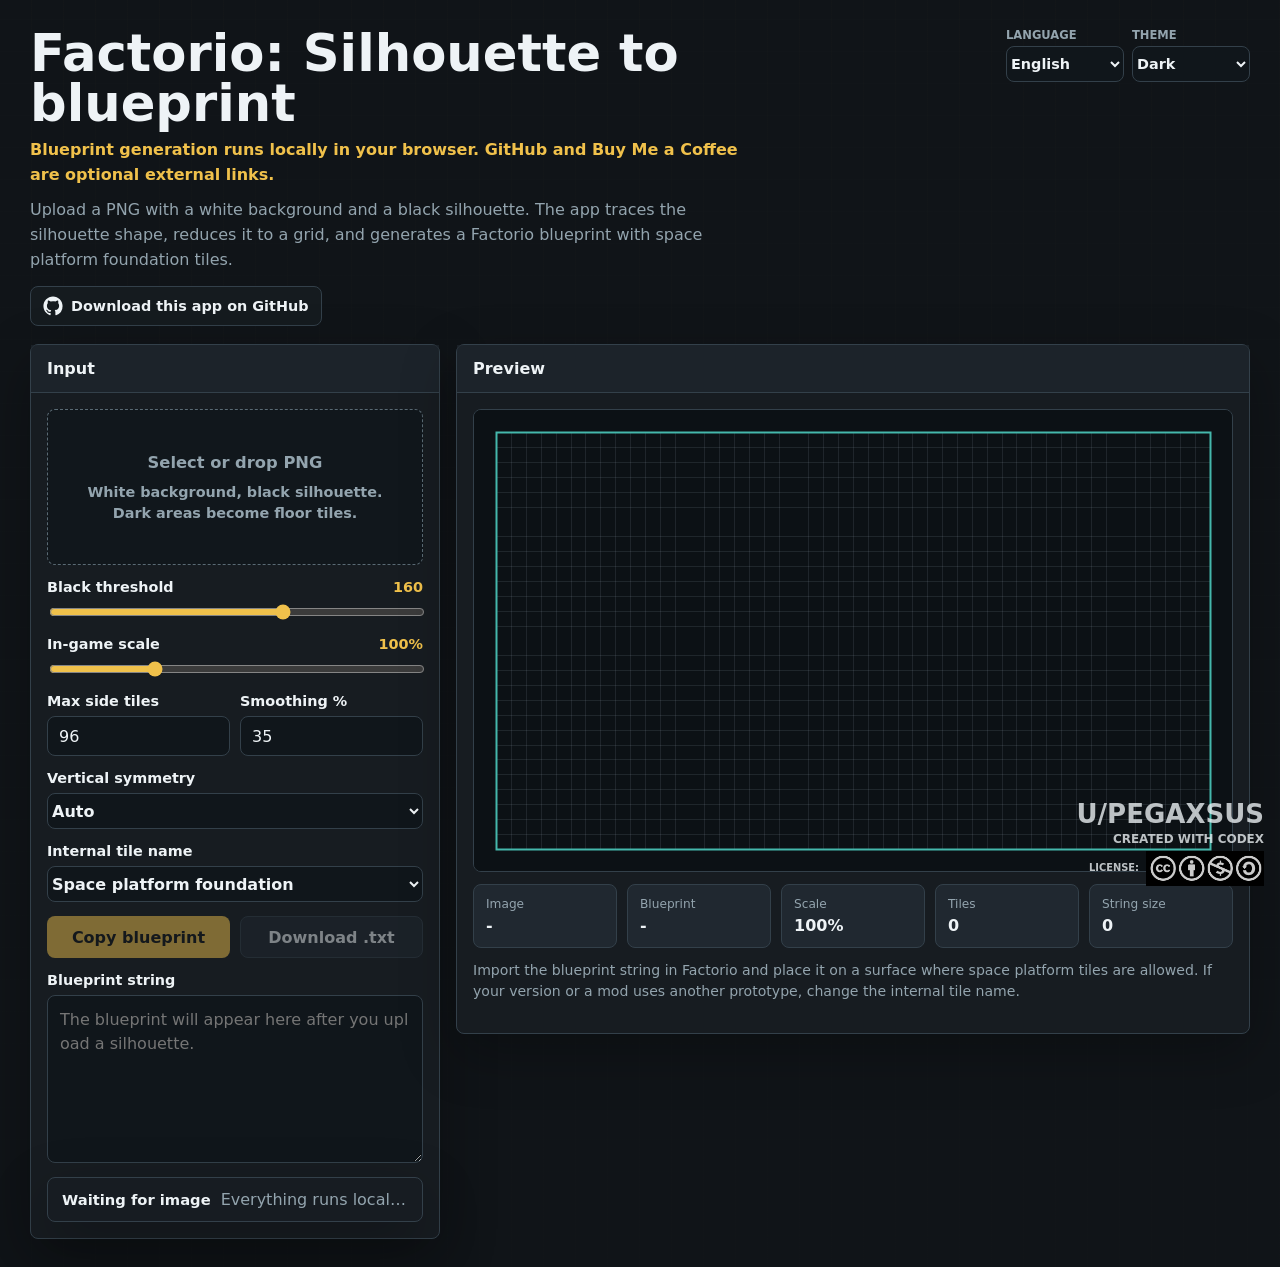
<file: factorio-silhouette-blueprint/index.html>
﻿<!DOCTYPE html>
<html lang="en">
<head>
  <meta charset="UTF-8">
  <meta name="viewport" content="width=device-width, initial-scale=1.0">
  <title>Factorio Silhouette to Blueprint</title>
  <link rel="icon" type="image/png" href="assets/favicon.png">
  <link rel="stylesheet" href="styles.css">
</head>
<body data-theme="dark">
  <!-- Main application shell with title, offline notice, and preferences. -->
  <main>
    <header>
      <div>
        <h1 data-i18n="title">Factorio: Silhouette to blueprint</h1>
        <p class="privacy-note" data-i18n="offlineNote">Blueprint generation runs locally in your browser. GitHub and Buy Me a Coffee are optional external links.</p>
        <p data-i18n="intro">Upload a PNG with a white background and a black silhouette. The app traces the silhouette shape, reduces it to a grid, and generates a Factorio blueprint with space platform foundation tiles.</p>
        <!-- External project/support links are grouped under the intro so the main tool remains the first focus. -->
        <div class="project-links">
          <a class="github-link" href="https://github.com/Pegaxsus/Vibe-Coded-Apps/tree/main/factorio-silhouette-blueprint" target="_blank" rel="noopener noreferrer" data-i18n-aria-label="githubAriaLabel" aria-label="Download this app on GitHub">
            <svg class="github-icon" viewBox="0 0 24 24" aria-hidden="true">
              <path fill="currentColor" d="M12 .5C5.65.5.5 5.65.5 12c0 5.1 3.29 9.42 7.86 10.95.58.11.79-.25.79-.56v-2.02c-3.2.7-3.87-1.37-3.87-1.37-.52-1.34-1.28-1.7-1.28-1.7-1.05-.72.08-.7.08-.7 1.16.08 1.77 1.19 1.77 1.19 1.03 1.76 2.7 1.25 3.36.96.1-.75.4-1.25.73-1.54-2.55-.29-5.24-1.28-5.24-5.68 0-1.25.45-2.28 1.18-3.08-.12-.29-.51-1.46.11-3.04 0 0 .97-.31 3.16 1.18A10.96 10.96 0 0 1 12 6.2c.98 0 1.96.13 2.88.39 2.19-1.49 3.15-1.18 3.15-1.18.63 1.58.24 2.75.12 3.04.74.8 1.18 1.83 1.18 3.08 0 4.41-2.69 5.38-5.25 5.67.41.36.78 1.06.78 2.13v3.16c0 .31.21.68.8.56A11.52 11.52 0 0 0 23.5 12C23.5 5.65 18.35.5 12 .5Z"/>
            </svg>
            <span data-i18n="githubDownload">Download this app on GitHub</span>
          </a>
          <div class="bmc-slot" aria-label="Buy me a coffee">
            <script type="text/javascript" src="https://cdnjs.buymeacoffee.com/1.0.0/button.prod.min.js" data-name="bmc-button" data-slug="mimomakers" data-color="#FFDD00" data-emoji="☕" data-font="Cookie" data-text="Buy me a coffee" data-outline-color="#000000" data-font-color="#000000" data-coffee-color="#ffffff"></script>
          </div>
        </div>
      </div>
      <!-- Language and theme controls live in the top-right corner. -->
      <div class="top-side">
        <div class="top-tools" data-i18n-aria-label="preferencesLabel" aria-label="Preferencias">
          <label class="select-field" for="language-select">
            <span data-i18n="languageLabel">Language</span>
            <select id="language-select">
              <option value="es">Español</option>
              <option value="en" selected>English</option>
            </select>
          </label>
          <label class="select-field" for="theme-select">
            <span data-i18n="themeLabel">Theme</span>
            <select id="theme-select">
              <option value="dark" data-i18n="themeDark">Dark</option>
              <option value="light" data-i18n="themeLight">Light</option>
            </select>
          </label>
        </div>
      </div>
    </header>

    <!-- Two-column workspace: controls on the left, live tile preview and stats on the right. -->
    <section class="workspace">
      <aside class="panel">
        <div class="panel-header">
          <h2 data-i18n="inputTitle">Input</h2>
        </div>
        <div class="controls">
          <!-- PNG upload target; all image processing happens locally in the browser. -->
          <label class="drop" id="drop-zone">
            <input id="file-input" type="file" accept="image/png,image/*">
            <span>
              <b data-i18n="dropTitle">Select or drop PNG</b>
              <span data-i18n="dropDetail">White background, black silhouette. Dark areas become floor tiles.</span>
            </span>
          </label>

          <div class="field">
            <label for="threshold"><span data-i18n="thresholdLabel">Black threshold</span> <output id="threshold-out">160</output></label>
            <input id="threshold" type="range" min="1" max="254" value="160">
          </div>

          <div class="field">
            <label for="scale"><span data-i18n="scaleLabel">In-game scale</span> <output id="scale-out">100%</output></label>
            <input id="scale" type="range" min="25" max="300" step="5" value="100">
          </div>

          <div class="row">
            <div class="field">
              <label for="max-tiles" data-i18n="maxTilesLabel">Max side tiles</label>
              <input id="max-tiles" type="number" min="8" max="512" value="96">
            </div>
            <div class="field">
              <label for="coverage" data-i18n="coverageLabel">Smoothing %</label>
              <input id="coverage" type="number" min="1" max="100" value="35">
            </div>
          </div>

          <div class="field">
            <label for="symmetry-mode" data-i18n="symmetryLabel">Vertical symmetry</label>
            <select id="symmetry-mode">
              <option value="auto" data-i18n="symmetryAuto">Auto</option>
              <option value="force" data-i18n="symmetryForce">Force</option>
              <option value="off" data-i18n="symmetryOff">Off</option>
            </select>
          </div>

          <div class="field">
            <label for="tile-name" data-i18n="tileNameLabel">Internal tile name</label>
            <select id="tile-name">
              <option value="space-platform-foundation" data-i18n="tileSpacePlatform">Space platform foundation</option>
              <option value="stone-path" data-i18n="tileStoneBrick">Stone Brick</option>
              <option value="concrete" data-i18n="tileConcrete">Concrete</option>
              <option value="refined-concrete" data-i18n="tileRefinedConcrete">Refined concrete</option>
            </select>
          </div>

          <!-- Blueprint actions remain disabled until a valid silhouette has been converted. -->
          <div class="actions">
            <button id="copy-btn" disabled data-i18n="copyButton">Copy blueprint</button>
            <button class="secondary" id="download-btn" disabled data-i18n="downloadButton">Download .txt</button>
          </div>

          <div class="field">
            <label for="blueprint" data-i18n="blueprintLabel">Blueprint string</label>
            <textarea id="blueprint" readonly data-i18n-placeholder="blueprintPlaceholder" placeholder="The blueprint will appear here after you upload a silhouette."></textarea>
          </div>

          <!-- Generation status is shown below the result to avoid moving the top controls. -->
          <div class="status" aria-live="polite">
            <strong id="state-title">Waiting for image</strong>
            <span id="state-detail">Everything runs locally in your browser.</span>
          </div>
        </div>
      </aside>

      <!-- Canvas preview shows the final Factorio tile grid, including scale and symmetry settings. -->
      <section class="panel">
        <div class="panel-header">
          <h2 data-i18n="previewTitle">Preview</h2>
        </div>
        <div class="preview-wrap">
          <div class="canvas-shell">
            <canvas id="preview" width="720" height="440" data-i18n-aria-label="canvasLabel" aria-label="Tile preview"></canvas>
          </div>
          <div class="stats">
            <div class="stat"><span data-i18n="imageStat">Image</span><b id="image-stat">-</b></div>
            <div class="stat"><span data-i18n="gridStat">Blueprint</span><b id="grid-stat">-</b></div>
            <div class="stat"><span data-i18n="scaleStat">Scale</span><b id="scale-stat">100%</b></div>
            <div class="stat"><span data-i18n="tileStat">Tiles</span><b id="tile-stat">0</b></div>
            <div class="stat"><span data-i18n="sizeStat">String size</span><b id="size-stat">0</b></div>
          </div>
          <p class="note" data-i18n="note">Import the blueprint string in Factorio and place it on a surface where space platform tiles are allowed. If your version or a mod uses another prototype, change the internal tile name.</p>
        </div>
      </section>
    </section>
  </main>

  <!-- Fixed attribution and license block; CSS swaps the license image for light/dark themes. -->
  <div class="watermark">
    <div>u/Pegaxsus</div>
    <small>created with CODEX</small>
    <div class="license-line">
      <span>License:</span>
      <img class="license-icons dark-license" src="assets/dark-license.jpg" alt="CC BY NC SA">
      <img class="license-icons light-license" src="assets/light-license.png" alt="CC BY NC SA">
    </div>
  </div>

  <script>
    // Cache all DOM nodes used by the app so the generator can update the UI quickly.
    const els = {
      language: document.querySelector("#language-select"),
      theme: document.querySelector("#theme-select"),
      file: document.querySelector("#file-input"),
      drop: document.querySelector("#drop-zone"),
      threshold: document.querySelector("#threshold"),
      thresholdOut: document.querySelector("#threshold-out"),
      scale: document.querySelector("#scale"),
      scaleOut: document.querySelector("#scale-out"),
      maxTiles: document.querySelector("#max-tiles"),
      coverage: document.querySelector("#coverage"),
      symmetry: document.querySelector("#symmetry-mode"),
      tileName: document.querySelector("#tile-name"),
      blueprint: document.querySelector("#blueprint"),
      copy: document.querySelector("#copy-btn"),
      download: document.querySelector("#download-btn"),
      preview: document.querySelector("#preview"),
      stateTitle: document.querySelector("#state-title"),
      stateDetail: document.querySelector("#state-detail"),
      imageStat: document.querySelector("#image-stat"),
      gridStat: document.querySelector("#grid-stat"),
      scaleStat: document.querySelector("#scale-stat"),
      tileStat: document.querySelector("#tile-stat"),
      sizeStat: document.querySelector("#size-stat")
    };

    const ctx = els.preview.getContext("2d");
    let sourceBitmap = null;
    let sourceName = "silueta";
    let lastBlueprint = "";
    let currentPreview = { columns: 48, rows: 28, tiles: [] };
    let currentLang = "en";
    let currentState = { title: "stateIdleTitle", detail: "stateIdleDetail", vars: {}, good: true };

    // UI text for Spanish and English; data-i18n attributes map directly to these keys.
    const translations = {
      es: {
        pageTitle: "Silueta a Blueprint de Factorio",
        title: "Factorio: Silhouette to blueprint",
        offlineNote: "La generación del blueprint funciona localmente en tu navegador. GitHub y Buy Me a Coffee son enlaces externos opcionales.",
        intro: "Sube un PNG con fondo blanco y silueta negra. La app traza la forma de la silueta, la simplifica a una rejilla y genera un blueprint de Factorio con tiles de plataforma espacial.",
        githubDownload: "Puedes descargar esta app en GitHub",
        githubAriaLabel: "Descargar esta app en GitHub",
        languageLabel: "Idioma",
        preferencesLabel: "Preferencias",
        canvasLabel: "Vista previa de tiles",
        themeLabel: "Tema",
        themeDark: "Oscuro",
        themeLight: "Claro",
        inputTitle: "Entrada",
        dropTitle: "Seleccionar o arrastrar PNG",
        dropDetail: "Fondo blanco, silueta negra. Las zonas oscuras se convierten en suelo.",
        thresholdLabel: "Umbral negro",
        scaleLabel: "Escala en juego",
        maxTilesLabel: "Lado max. tiles",
        coverageLabel: "Suavizado %",
        symmetryLabel: "Simetría vertical",
        symmetryAuto: "Auto",
        symmetryForce: "Forzar",
        symmetryOff: "Desactivar",
        tileNameLabel: "Nombre interno del tile",
        tileSpacePlatform: "Space platform foundation",
        tileStoneBrick: "Stone Brick",
        tileConcrete: "Concrete",
        tileRefinedConcrete: "Refined concrete",
        copyButton: "Copiar blueprint",
        downloadButton: "Descargar .txt",
        blueprintLabel: "String de blueprint",
        blueprintPlaceholder: "El blueprint aparecerá aquí tras subir una silueta.",
        previewTitle: "Vista previa",
        imageStat: "Imagen",
        gridStat: "Blueprint",
        scaleStat: "Escala",
        tileStat: "Tiles",
        sizeStat: "Tamaño string",
        note: "En Factorio importa el blueprint string y colócalo en una superficie donde se puedan usar tiles de plataforma espacial. Si tu versión o un mod usa otro prototipo, cambia el nombre interno del tile.",
        stateIdleTitle: "Esperando imagen",
        stateIdleDetail: "Todo funciona localmente en tu navegador.",
        stateProcessingTitle: "Procesando",
        stateProcessingDetail: "Analizando la silueta y comprimiendo el blueprint...",
        stateReadyTitle: "Blueprint listo",
        stateReadyDetail: "Revisa los detalles bajo la vista previa.",
        stateImageLoadedTitle: "Imagen cargada",
        stateImageLoadedDetail: "{name}: {width} x {height}px",
        stateCopyTitle: "Copiado",
        stateCopyDetail: "Ya puedes importar el string dentro de Factorio.",
        stateErrorTitle: "No se pudo generar",
        stateInvalidPngTitle: "PNG no válido",
        errorNoPixels: "No he encontrado píxeles oscuros. Baja el umbral o revisa el PNG.",
        errorEmpty: "La silueta queda vacía con ese suavizado. Baja el porcentaje de suavizado.",
        chars: "chars"
      },
      en: {
        pageTitle: "Factorio Silhouette to Blueprint",
        title: "Factorio: Silhouette to blueprint",
        offlineNote: "Blueprint generation runs locally in your browser. GitHub and Buy Me a Coffee are optional external links.",
        intro: "Upload a PNG with a white background and a black silhouette. The app traces the silhouette shape, reduces it to a grid, and generates a Factorio blueprint with space platform foundation tiles.",
        githubDownload: "Download this app on GitHub",
        githubAriaLabel: "Download this app on GitHub",
        languageLabel: "Language",
        preferencesLabel: "Preferences",
        canvasLabel: "Tile preview",
        themeLabel: "Theme",
        themeDark: "Dark",
        themeLight: "Light",
        inputTitle: "Input",
        dropTitle: "Select or drop PNG",
        dropDetail: "White background, black silhouette. Dark areas become floor tiles.",
        thresholdLabel: "Black threshold",
        scaleLabel: "In-game scale",
        maxTilesLabel: "Max side tiles",
        coverageLabel: "Smoothing %",
        symmetryLabel: "Vertical symmetry",
        symmetryAuto: "Auto",
        symmetryForce: "Force",
        symmetryOff: "Off",
        tileNameLabel: "Internal tile name",
        tileSpacePlatform: "Space platform foundation",
        tileStoneBrick: "Stone Brick",
        tileConcrete: "Concrete",
        tileRefinedConcrete: "Refined concrete",
        copyButton: "Copy blueprint",
        downloadButton: "Download .txt",
        blueprintLabel: "Blueprint string",
        blueprintPlaceholder: "The blueprint will appear here after you upload a silhouette.",
        previewTitle: "Preview",
        imageStat: "Image",
        gridStat: "Blueprint",
        scaleStat: "Scale",
        tileStat: "Tiles",
        sizeStat: "String size",
        note: "Import the blueprint string in Factorio and place it on a surface where space platform tiles are allowed. If your version or a mod uses another prototype, change the internal tile name.",
        stateIdleTitle: "Waiting for image",
        stateIdleDetail: "Everything runs locally in your browser.",
        stateProcessingTitle: "Processing",
        stateProcessingDetail: "Analyzing the silhouette and compressing the blueprint...",
        stateReadyTitle: "Blueprint ready",
        stateReadyDetail: "Check the details below the preview.",
        stateImageLoadedTitle: "Image loaded",
        stateImageLoadedDetail: "{name}: {width} x {height}px",
        stateCopyTitle: "Copied",
        stateCopyDetail: "You can now import the string into Factorio.",
        stateErrorTitle: "Could not generate",
        stateInvalidPngTitle: "Invalid PNG",
        errorNoPixels: "I could not find dark pixels. Lower the threshold or check the PNG.",
        errorEmpty: "The silhouette becomes empty with that smoothing. Lower the smoothing percentage.",
        chars: "chars"
      }
    };

    // Resolve a translated string and interpolate simple {variable} placeholders.
    function t(key, vars = {}) {
      return (translations[currentLang][key] || translations.es[key] || key).replace(/\{(\w+)\}/g, (_, name) => vars[name] ?? "");
    }

    // Format numbers using the active language locale.
    function formatNumber(value) {
      return value.toLocaleString(currentLang === "es" ? "es-ES" : "en-US");
    }

    // Update the status banner while preserving the translation keys for later language changes.
    function setState(title, detail, good = true, vars = {}) {
      currentState = { title, detail, vars, good };
      els.stateTitle.textContent = t(title, vars);
      els.stateTitle.className = good ? "ok" : "bad";
      els.stateDetail.textContent = t(detail, vars);
    }

    // Apply the selected language to every translated text, placeholder, and aria label.
    function applyLanguage() {
      document.documentElement.lang = currentLang;
      document.title = t("pageTitle");
      document.querySelectorAll("[data-i18n]").forEach((node) => {
        node.textContent = t(node.dataset.i18n);
      });
      document.querySelectorAll("[data-i18n-placeholder]").forEach((node) => {
        node.placeholder = t(node.dataset.i18nPlaceholder);
      });
      document.querySelectorAll("[data-i18n-aria-label]").forEach((node) => {
        node.setAttribute("aria-label", t(node.dataset.i18nAriaLabel));
      });
      setState(currentState.title, currentState.detail, currentState.good, currentState.vars);
      if (sourceBitmap && lastBlueprint) {
        els.tileStat.textContent = formatNumber(Number(els.tileStat.dataset.value || 0));
        els.sizeStat.textContent = `${formatNumber(Number(els.sizeStat.dataset.value || 0))} ${t("chars")}`;
      }
    }

    // Clamp numeric user input to the supported range.
    function clampInt(value, min, max) {
      return Math.max(min, Math.min(max, Math.round(Number(value) || min)));
    }

    // Keep range output labels synchronized with their current values.
    function updateControlOutputs() {
      const threshold = clampInt(els.threshold.value, 1, 254);
      const scalePercent = clampInt(els.scale.value, 25, 300);
      els.thresholdOut.textContent = threshold;
      els.scaleOut.textContent = `${scalePercent}%`;
      if (!sourceBitmap) {
        els.scaleStat.textContent = `${scalePercent}%`;
      }
      return { threshold, scalePercent };
    }

    // Convert an RGB pixel to perceived brightness for black/white silhouette detection.
    function luminance(r, g, b) {
      return 0.2126 * r + 0.7152 * g + 0.0722 * b;
    }

    // Encode binary data as base64 for Factorio's blueprint string wrapper.
    function base64FromBytes(bytes) {
      let binary = "";
      const chunk = 0x8000;
      for (let i = 0; i < bytes.length; i += chunk) {
        binary += String.fromCharCode(...bytes.subarray(i, i + chunk));
      }
      return btoa(binary);
    }

    // Compute Adler-32, required by the zlib stream fallback.
    function adler32(bytes) {
      let a = 1;
      let b = 0;
      for (const byte of bytes) {
        a = (a + byte) % 65521;
        b = (b + a) % 65521;
      }
      return ((b << 16) | a) >>> 0;
    }

    // Build a valid uncompressed zlib stream for browsers without CompressionStream support.
    function zlibStored(bytes) {
      const chunks = [];
      chunks.push(0x78, 0x01);

      for (let offset = 0; offset < bytes.length; offset += 65535) {
        const length = Math.min(65535, bytes.length - offset);
        const finalBlock = offset + length >= bytes.length ? 1 : 0;
        chunks.push(finalBlock, length & 255, length >> 8, (~length) & 255, ((~length) >> 8) & 255);
        for (let i = 0; i < length; i++) {
          chunks.push(bytes[offset + i]);
        }
      }

      const checksum = adler32(bytes);
      chunks.push((checksum >>> 24) & 255, (checksum >>> 16) & 255, (checksum >>> 8) & 255, checksum & 255);
      return new Uint8Array(chunks);
    }

    // Compress blueprint JSON and add Factorio's leading blueprint-string version marker.
    async function compressBlueprint(jsonText) {
      const bytes = new TextEncoder().encode(jsonText);
      if (!("CompressionStream" in window)) {
        return `0${base64FromBytes(zlibStored(bytes))}`;
      }
      const stream = new Blob([bytes]).stream().pipeThrough(new CompressionStream("deflate"));
      const compressed = new Uint8Array(await new Response(stream).arrayBuffer());
      return `0${base64FromBytes(compressed)}`;
    }

    // Pack Factorio's four-part version number into the integer stored in blueprint JSON.
    function factorioVersion(major, minor, patch, developer) {
      return (((major * 65536 + minor) * 65536 + patch) * 65536 + developer);
    }

    // Turn the uploaded filename into a clean blueprint label.
    function normalizeLabel(name) {
      return name.replace(/\.[^.]+$/, "").replace(/[^\w -]+/g, " ").trim() || "Silueta";
    }

    // Read the uploaded image into a binary silhouette mask and find its bounding box.
    function scanSilhouette(bitmap, threshold) {
      const offscreen = document.createElement("canvas");
      offscreen.width = bitmap.width;
      offscreen.height = bitmap.height;
      const off = offscreen.getContext("2d", { willReadFrequently: true });
      off.drawImage(bitmap, 0, 0);
      const { data, width, height } = off.getImageData(0, 0, offscreen.width, offscreen.height);
      const black = new Uint8Array(width * height);
      let minX = width;
      let minY = height;
      let maxX = -1;
      let maxY = -1;

      for (let y = 0; y < height; y++) {
        for (let x = 0; x < width; x++) {
          const i = (y * width + x) * 4;
          const alpha = data[i + 3];
          const isBlack = alpha > 12 && luminance(data[i], data[i + 1], data[i + 2]) <= threshold;
          if (isBlack) {
            black[y * width + x] = 1;
            minX = Math.min(minX, x);
            minY = Math.min(minY, y);
            maxX = Math.max(maxX, x);
            maxY = Math.max(maxY, y);
          }
        }
      }

      if (maxX < minX || maxY < minY) {
        return null;
      }

      return { black, width, height, minX, minY, maxX, maxY };
    }

    // Sample a pixel from the binary silhouette mask, returning 0 outside the image.
    function isBlackAt(scan, x, y) {
      if (x < 0 || y < 0 || x >= scan.width || y >= scan.height) return 0;
      return scan.black[Math.floor(y) * scan.width + Math.floor(x)];
    }

    // Compare left and right halves to decide whether automatic vertical symmetry should be applied.
    function detectVerticalSymmetry(scan) {
      const shapeWidth = scan.maxX - scan.minX + 1;
      const shapeHeight = scan.maxY - scan.minY + 1;
      const step = Math.max(1, Math.floor(Math.max(shapeWidth, shapeHeight) / 180));
      let matches = 0;
      let checked = 0;

      for (let y = scan.minY; y <= scan.maxY; y += step) {
        for (let x = scan.minX; x <= scan.maxX; x += step) {
          const mirroredX = scan.maxX - (x - scan.minX);
          if (isBlackAt(scan, x, y) === isBlackAt(scan, mirroredX, y)) {
            matches++;
          }
          checked++;
        }
      }

      return checked > 0 && matches / checked >= 0.94;
    }

    // Mirror generated tile cells so both sides become exactly equal.
    function enforceVerticalSymmetry(tiles, columns, rows) {
      const byCell = new Set(tiles.map((tile) => `${tile.col},${tile.row}`));
      for (const tile of tiles) {
        byCell.add(`${columns - 1 - tile.col},${tile.row}`);
      }

      return Array.from(byCell, (key) => {
        const [col, row] = key.split(",").map(Number);
        return tileFromCell(col, row, columns, rows);
      });
    }

    // Build a tile object from grid coordinates and center it around the blueprint origin.
    function tileFromCell(col, row, columns, rows) {
      return {
        col,
        row,
        x: col - Math.floor(columns / 2),
        y: row - Math.floor(rows / 2)
      };
    }

    // Fill empty grid cells that are fully enclosed by generated tiles.
    function fillEnclosedHoles(tiles, columns, rows) {
      const occupied = new Set(tiles.map((tile) => `${tile.col},${tile.row}`));
      const outside = new Set();
      const queue = [];

      function visit(col, row) {
        const key = `${col},${row}`;
        if (col < 0 || row < 0 || col >= columns || row >= rows || occupied.has(key) || outside.has(key)) {
          return;
        }
        outside.add(key);
        queue.push({ col, row });
      }

      for (let col = 0; col < columns; col++) {
        visit(col, 0);
        visit(col, rows - 1);
      }
      for (let row = 0; row < rows; row++) {
        visit(0, row);
        visit(columns - 1, row);
      }

      while (queue.length > 0) {
        const cell = queue.shift();
        visit(cell.col + 1, cell.row);
        visit(cell.col - 1, cell.row);
        visit(cell.col, cell.row + 1);
        visit(cell.col, cell.row - 1);
      }

      const filled = tiles.slice();
      for (let row = 0; row < rows; row++) {
        for (let col = 0; col < columns; col++) {
          const key = `${col},${row}`;
          if (!occupied.has(key) && !outside.has(key)) {
            filled.push(tileFromCell(col, row, columns, rows));
          }
        }
      }

      return filled;
    }

    // Trace silhouette runs row by row and convert the resulting shape into Factorio tile cells.
    function rasterToTiles(scan, maxTiles, smoothingPercent, symmetryMode) {
      const shapeWidth = scan.maxX - scan.minX + 1;
      const shapeHeight = scan.maxY - scan.minY + 1;
      const scale = Math.max(shapeWidth, shapeHeight) / maxTiles;
      const columns = Math.max(1, Math.ceil(shapeWidth / scale));
      const rows = Math.max(1, Math.ceil(shapeHeight / scale));
      const tiles = [];
      const sampleRows = Math.max(3, Math.round(3 + (smoothingPercent / 100) * 6));
      const requiredHits = Math.max(1, Math.ceil(sampleRows * (1 - smoothingPercent / 120)));

      for (let row = 0; row < rows; row++) {
        const colHits = new Uint8Array(columns);

        for (let s = 0; s < sampleRows; s++) {
          const rowT = (s + 0.5) / sampleRows;
          const y = Math.min(scan.maxY, scan.minY + (row + rowT) * scale);
          let runStart = null;

          for (let sampleX = scan.minX; sampleX <= scan.maxX + 1; sampleX++) {
            const inShape = sampleX <= scan.maxX && isBlackAt(scan, sampleX, y);
            if (inShape && runStart === null) {
              runStart = sampleX;
            } else if (!inShape && runStart !== null) {
              const runEnd = sampleX - 1;
              const leftCol = Math.max(0, Math.floor((runStart - scan.minX) / scale));
              const rightCol = Math.min(columns - 1, Math.ceil((runEnd - scan.minX + 1) / scale) - 1);
              for (let col = leftCol; col <= rightCol; col++) {
                colHits[col]++;
              }
              runStart = null;
            }
          }
        }

        for (let col = 0; col < columns; col++) {
          if (colHits[col] >= requiredHits) {
            tiles.push(tileFromCell(col, row, columns, rows));
          }
        }
      }

      const shouldMirror = symmetryMode === "force" || (symmetryMode === "auto" && detectVerticalSymmetry(scan));
      const shapedTiles = shouldMirror ? enforceVerticalSymmetry(tiles, columns, rows) : tiles;
      return {
        tiles: fillEnclosedHoles(shapedTiles, columns, rows),
        columns,
        rows
      };
    }

    // Convert the percentage scale slider into the target maximum tile side.
    function scaledMaxTiles(maxTiles, scalePercent) {
      return Math.max(1, Math.round(maxTiles * (scalePercent / 100)));
    }

    // Draw the final tile grid preview with the same dimensions used by the blueprint.
    function drawPreview(columns, rows, tiles) {
      currentPreview = { columns, rows, tiles };
      const padding = 24;
      const maxWidth = 980;
      const maxHeight = 680;
      const cell = Math.max(3, Math.min(16, Math.floor(Math.min((maxWidth - padding * 2) / columns, (maxHeight - padding * 2) / rows))));
      const width = Math.max(360, columns * cell + padding * 2);
      const height = Math.max(260, rows * cell + padding * 2);
      const styles = getComputedStyle(document.body);
      els.preview.width = width;
      els.preview.height = height;

      ctx.clearRect(0, 0, width, height);
      ctx.fillStyle = styles.getPropertyValue("--canvas-bg").trim();
      ctx.fillRect(0, 0, width, height);

      ctx.strokeStyle = "rgba(147, 164, 174, 0.14)";
      ctx.lineWidth = 1;
      for (let x = padding; x <= padding + columns * cell; x += cell) {
        ctx.beginPath();
        ctx.moveTo(x + 0.5, padding);
        ctx.lineTo(x + 0.5, padding + rows * cell);
        ctx.stroke();
      }
      for (let y = padding; y <= padding + rows * cell; y += cell) {
        ctx.beginPath();
        ctx.moveTo(padding, y + 0.5);
        ctx.lineTo(padding + columns * cell, y + 0.5);
        ctx.stroke();
      }

      const offsetX = Math.floor(columns / 2);
      const offsetY = Math.floor(rows / 2);
      ctx.fillStyle = styles.getPropertyValue("--accent").trim();
      for (const tile of tiles) {
        const px = padding + (tile.x + offsetX) * cell;
        const py = padding + (tile.y + offsetY) * cell;
        ctx.fillRect(px, py, Math.max(1, cell - 1), Math.max(1, cell - 1));
      }

      ctx.strokeStyle = styles.getPropertyValue("--accent-2").trim();
      ctx.lineWidth = 2;
      ctx.strokeRect(padding + 0.5, padding + 0.5, columns * cell, rows * cell);
    }

    // Generate the full Factorio blueprint string from the current image and UI settings.
    async function generate() {
      const controlValues = updateControlOutputs();
      if (!sourceBitmap) return;

      try {
        const { threshold, scalePercent } = controlValues;
        const maxTiles = clampInt(els.maxTiles.value, 8, 512);
        const smoothing = clampInt(els.coverage.value, 1, 100);
        const symmetryMode = els.symmetry.value;
        const tileName = els.tileName.value.trim() || "space-platform-foundation";

        setState("stateProcessingTitle", "stateProcessingDetail");

        const scan = scanSilhouette(sourceBitmap, threshold);
        if (!scan) {
          throw new Error(t("errorNoPixels"));
        }

        const finalMaxTiles = scaledMaxTiles(maxTiles, scalePercent);
        const result = rasterToTiles(scan, finalMaxTiles, smoothing, symmetryMode);
        if (result.tiles.length === 0) {
          throw new Error(t("errorEmpty"));
        }

        const factorioTiles = result.tiles.map((tile) => ({
          name: tileName,
          position: { x: tile.x, y: tile.y }
        }));
        const blueprint = {
          blueprint: {
            item: "blueprint",
            label: `Silueta - ${normalizeLabel(sourceName)}`,
            version: factorioVersion(2, 0, 0, 0),
            tiles: factorioTiles
          }
        };

        lastBlueprint = await compressBlueprint(JSON.stringify(blueprint));
        els.blueprint.value = lastBlueprint;
        els.copy.disabled = false;
        els.download.disabled = false;
        els.imageStat.textContent = `${sourceBitmap.width} x ${sourceBitmap.height}px`;
        els.gridStat.textContent = `${result.columns} x ${result.rows}`;
        els.scaleStat.textContent = `${scalePercent}%`;
        els.tileStat.dataset.value = result.tiles.length;
        els.sizeStat.dataset.value = lastBlueprint.length;
        els.tileStat.textContent = formatNumber(result.tiles.length);
        els.sizeStat.textContent = `${formatNumber(lastBlueprint.length)} ${t("chars")}`;
        drawPreview(result.columns, result.rows, result.tiles);
        setState("stateReadyTitle", "stateReadyDetail");
      } catch (error) {
        lastBlueprint = "";
        els.blueprint.value = "";
        els.copy.disabled = true;
        els.download.disabled = true;
        currentState = {
          title: "stateErrorTitle",
          detail: error.message,
          vars: {},
          good: false
        };
        els.stateTitle.textContent = t("stateErrorTitle");
        els.stateTitle.className = "bad";
        els.stateDetail.textContent = error.message;
      }
    }

    // Load a selected or dropped image file and trigger blueprint generation.
    async function loadFile(file) {
      if (!file) return;
      sourceName = file.name || "silueta";
      const url = URL.createObjectURL(file);
      try {
        sourceBitmap = await createImageBitmap(file);
        setState("stateImageLoadedTitle", "stateImageLoadedDetail", true, {
          name: sourceName,
          width: sourceBitmap.width,
          height: sourceBitmap.height
        });
        await generate();
      } catch (error) {
        currentState = {
          title: "stateInvalidPngTitle",
          detail: error.message,
          vars: {},
          good: false
        };
        els.stateTitle.textContent = t("stateInvalidPngTitle");
        els.stateTitle.className = "bad";
        els.stateDetail.textContent = error.message;
      } finally {
        URL.revokeObjectURL(url);
      }
    }

    // Wire up all controls so changes regenerate the blueprint immediately.
    els.file.addEventListener("change", () => loadFile(els.file.files[0]));
    els.threshold.addEventListener("input", generate);
    els.scale.addEventListener("input", generate);
    els.maxTiles.addEventListener("input", generate);
    els.coverage.addEventListener("input", generate);
    els.symmetry.addEventListener("change", generate);
    els.tileName.addEventListener("change", generate);
    els.language.addEventListener("change", () => {
      currentLang = els.language.value;
      applyLanguage();
      if (sourceBitmap) generate();
    });
    els.theme.addEventListener("change", () => {
      document.body.dataset.theme = els.theme.value;
      drawPreview(currentPreview.columns, currentPreview.rows, currentPreview.tiles);
    });

    // Highlight the drop zone while the user drags an image over it.
    ["dragenter", "dragover"].forEach((eventName) => {
      els.drop.addEventListener(eventName, (event) => {
        event.preventDefault();
        els.drop.classList.add("dragging");
      });
    });

    // Remove the drag highlight when the pointer leaves or the file is dropped.
    ["dragleave", "drop"].forEach((eventName) => {
      els.drop.addEventListener(eventName, (event) => {
        event.preventDefault();
        els.drop.classList.remove("dragging");
      });
    });

    // Generate a blueprint from files dropped directly onto the upload target.
    els.drop.addEventListener("drop", (event) => {
      loadFile(event.dataTransfer.files[0]);
    });

    // Copy the generated blueprint string to the clipboard for direct import in Factorio.
    els.copy.addEventListener("click", async () => {
      await navigator.clipboard.writeText(lastBlueprint);
      setState("stateCopyTitle", "stateCopyDetail");
    });

    // Save the generated blueprint string as a local text file.
    els.download.addEventListener("click", () => {
      const blob = new Blob([lastBlueprint], { type: "text/plain;charset=utf-8" });
      const link = document.createElement("a");
      link.href = URL.createObjectURL(blob);
      link.download = `${normalizeLabel(sourceName).replace(/\s+/g, "-").toLowerCase()}-blueprint.txt`;
      link.click();
      URL.revokeObjectURL(link.href);
    });

    // Render an empty preview grid on first load.
    applyLanguage();
    drawPreview(48, 28, []);
  </script>
</body>
</html>
</file>
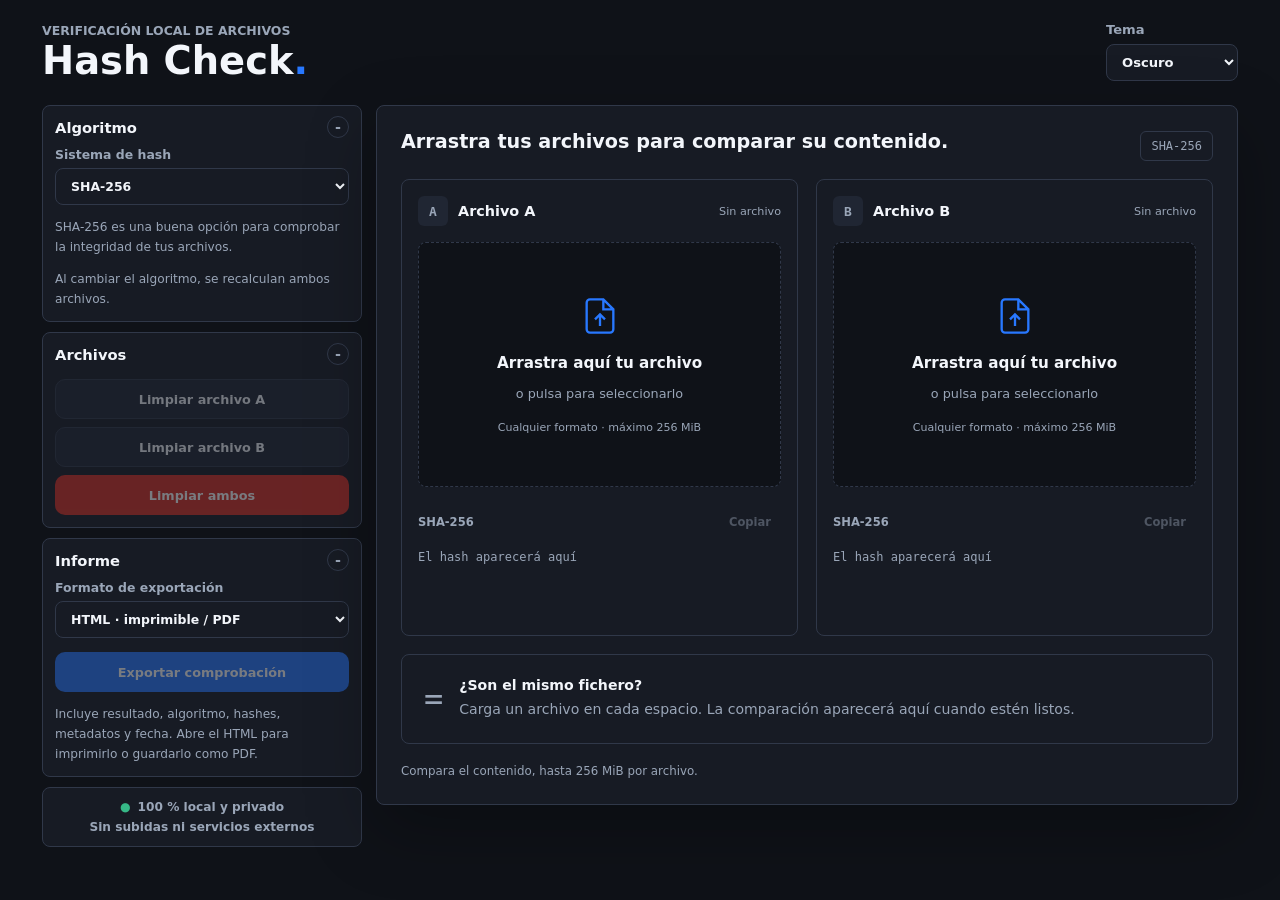
<file: hash-check/index.html>
<!doctype html>
<html lang="es">
<head>
  <meta charset="utf-8">
  <meta name="viewport" content="width=device-width, initial-scale=1">
  <meta name="description" content="Calcula y compara hashes de archivos localmente, sin subirlos a ningún servidor.">
  <title>Hash Check</title>
  <link rel="stylesheet" href="styles.css">
</head>
<body data-theme="dark">
  <header class="app-header">
    <div><p class="eyebrow">Verificación local de archivos</p><h1>Hash Check<span class="title-dot">.</span></h1></div>
    <label class="theme-control"><span>Tema</span><select id="themeSelect" aria-label="Elegir tema"><option value="dark">Oscuro</option><option value="light">Claro</option></select></label>
  </header>
  <main class="workspace">
    <aside class="control-panel" aria-label="Opciones de comprobación">
      <details class="control-group" open>
        <summary>Algoritmo</summary>
        <label><span>Sistema de hash</span><select id="algorithm"><option value="SHA-256">SHA-256</option><option value="SHA-384">SHA-384</option><option value="SHA-512">SHA-512</option></select></label>
        <p class="help">SHA-256 es una buena opción para comprobar la integridad de tus archivos.</p>
        <p class="help">Al cambiar el algoritmo, se recalculan ambos archivos.</p>
      </details>
      <details class="control-group" open>
        <summary>Archivos</summary>
        <div class="action-stack"><button id="clearA" class="secondary" disabled>Limpiar archivo A</button><button id="clearB" class="secondary" disabled>Limpiar archivo B</button><button id="clearAll" class="danger-button" disabled>Limpiar ambos</button></div>
      </details>
      <details class="control-group" open>
        <summary>Informe</summary>
        <label><span>Formato de exportación</span><select id="reportFormat"><option value="html">HTML · imprimible / PDF</option><option value="txt">Texto · TXT</option><option value="json">Datos · JSON</option></select></label>
        <button id="exportReport" disabled>Exportar comprobación</button>
        <p class="help">Incluye resultado, algoritmo, hashes, metadatos y fecha. Abre el HTML para imprimirlo o guardarlo como PDF.</p>
      </details>
      <footer class="credits"><span class="privacy-dot">100 % local y privado</span><span>Sin subidas ni servicios externos</span></footer>
    </aside>
    <section class="preview-panel" aria-label="Comparador de archivos">
      <div class="panel-heading"><div><h2>Arrastra tus archivos para comparar su contenido.</h2></div><span class="algorithm-badge" id="algorithmBadge">SHA-256</span></div>
      <div class="file-grid" id="fileGrid"></div>
      <section id="comparison" class="comparison" aria-live="polite" hidden></section>
      <div id="guide" class="guide"><span class="guide-symbol">=</span><div><strong>¿Son el mismo fichero?</strong><p>Carga un archivo en cada espacio. La comparación aparecerá aquí cuando estén listos.</p></div></div>
      <p id="notice" class="notice" role="status"></p>
      <p class="footnote">Compara el contenido, hasta 256 MiB por archivo.</p>
    </section>
  </main>
  <script src="core.js"></script>
  <script src="app.js"></script>
</body>
</html>
</file>
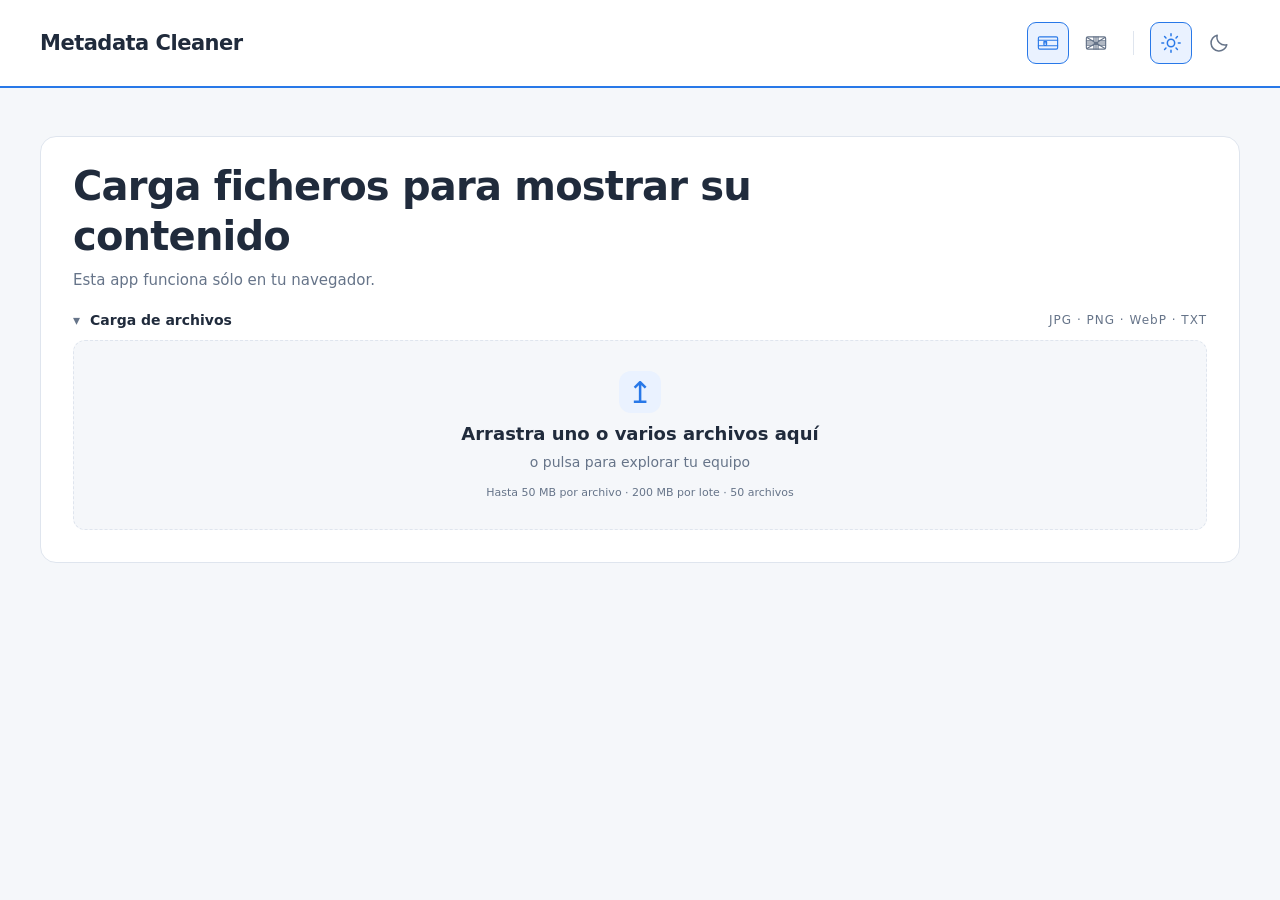
<file: metadata-cleaner/index.html>
<!doctype html>
<html lang="es">
<head>
  <meta charset="utf-8">
  <meta name="viewport" content="width=device-width, initial-scale=1">
  <title>Metadata Cleaner</title>
  <link rel="stylesheet" href="styles.css">
  <script src="shell.js" defer></script>
  <script src="metadata.js" defer></script>
  <script src="tool.js" defer></script>
</head>
<body data-theme="light">
  <!-- INICIO HEADER COMÚN: reutilizar con styles.css y shell.js -->
  <header class="app-header">
    <h1 data-i18n="toolTitle">Metadata Cleaner</h1>
    <div class="header-controls">
      <div class="icon-group" role="group" data-i18n-aria="languageGroup" aria-label="Idioma">
        <button class="icon-button" type="button" data-language="es" aria-label="Español" title="Español" aria-pressed="true">
          <svg viewBox="0 0 32 24" aria-hidden="true"><rect x="2" y="3" width="28" height="18" rx="2"/><path d="M2 8h28M2 16h28"/><path d="M10 10v4c0 2 4 2 4 0v-4zM10 12h4"/></svg>
        </button>
        <button class="icon-button" type="button" data-language="en" aria-label="English" title="English" aria-pressed="false">
          <svg viewBox="0 0 32 24" aria-hidden="true"><rect x="2" y="3" width="28" height="18" rx="2"/><path d="m3 4 26 16M29 4 3 20M16 3v18M2 12h28"/><path d="M13 3v6H2m28 0H19V3M2 15h11v6m6 0v-6h11"/></svg>
        </button>
      </div>
      <span class="control-divider" aria-hidden="true"></span>
      <div class="icon-group" role="group" data-i18n-aria="themeGroup" aria-label="Tema">
        <button class="icon-button" type="button" data-theme-choice="light" data-i18n-aria="lightTheme" aria-label="Tema claro" title="Tema claro" aria-pressed="true">
          <svg viewBox="0 0 24 24" aria-hidden="true"><circle cx="12" cy="12" r="4"/><path d="M12 2v2m0 16v2M2 12h2m16 0h2M5 5l1.5 1.5m11 11L19 19M5 19l1.5-1.5m11-11L19 5"/></svg>
        </button>
        <button class="icon-button" type="button" data-theme-choice="dark" data-i18n-aria="darkTheme" aria-label="Tema oscuro" title="Tema oscuro" aria-pressed="false">
          <svg viewBox="0 0 24 24" aria-hidden="true"><path d="M20.5 14A8.7 8.7 0 0 1 10 3.5 8.7 8.7 0 1 0 20.5 14Z"/></svg>
        </button>
      </div>
    </div>
  </header>
  <!-- FIN HEADER COMÚN -->

  <main class="workspace">
    <!-- INICIO MÓDULO HERRAMIENTA: sustituir este section; lógica en tool.js -->
    <section id="tool-root" class="tool-module" aria-labelledby="module-title">
      <div class="intro"><div><h2 id="module-title" data-i18n="moduleTitle">Carga ficheros para mostrar su contenido</h2><p class="module-description" data-i18n="moduleDescription">Esta app funciona sólo en tu navegador.</p></div></div>
      <details id="upload-panel" class="upload-panel" open>
        <summary><span data-i18n="uploadPanel">Carga de archivos</span><span class="formats">JPG · PNG · WebP · TXT</span></summary>
      <button id="drop" class="drop" type="button"><span class="upload-icon" aria-hidden="true">↥</span><strong data-i18n="drop">Arrastra uno o varios archivos aquí</strong><span data-i18n="browse">o pulsa para explorar tu equipo</span><small data-i18n="limits">Hasta 50 MB por archivo · 200 MB por lote · 50 archivos</small></button>
      <input id="picker" type="file" accept=".jpg,.jpeg,.png,.webp,.txt" multiple hidden>
      </details>
      <p id="status" role="status" aria-live="polite"></p>
      <div id="results" hidden>
        <div class="results-heading"><h3 data-i18n="uploaded">Archivos cargados</h3></div>
        <aside id="files" aria-label="Archivos"></aside>
        <div class="results-heading"><h3 data-i18n="review">Lista de metadatos: </h3></div>
        <section class="inspection"><div class="inspection-header"><div id="file-heading"></div><div class="selection-bar"><button id="all" class="text-button" data-i18n="all">Marcar todo</button><button id="none" class="text-button" data-i18n="none">Desmarcar todo</button><button id="apply" class="text-button" data-i18n="apply">Aplicar categorías al lote</button></div></div><div id="categories"></div><div id="notes" class="notes"></div></section>
        <div class="download-bar"><div><strong id="selection-summary"></strong><p data-i18n="copy">Se descarga una copia con la misma extensión. El original no se modifica.</p></div><div class="actions"><button id="download-one" class="secondary" data-i18n="download">Limpiar las categorías marcadas</button><button id="download-batch" class="secondary" data-i18n="downloadBatch">Descargar lote .zip</button><button id="delete-download" class="primary" data-i18n="deleteDownload">Eliminar todos los metadatos y descargar</button></div></div>
      </div>
      <div id="reset-bar" class="reset-bar" hidden><button id="clear" class="danger" data-i18n="clear" disabled>Limpiar app</button></div>
    </section>
    <!-- FIN MÓDULO HERRAMIENTA -->
  </main>
</body>
</html>
</file>
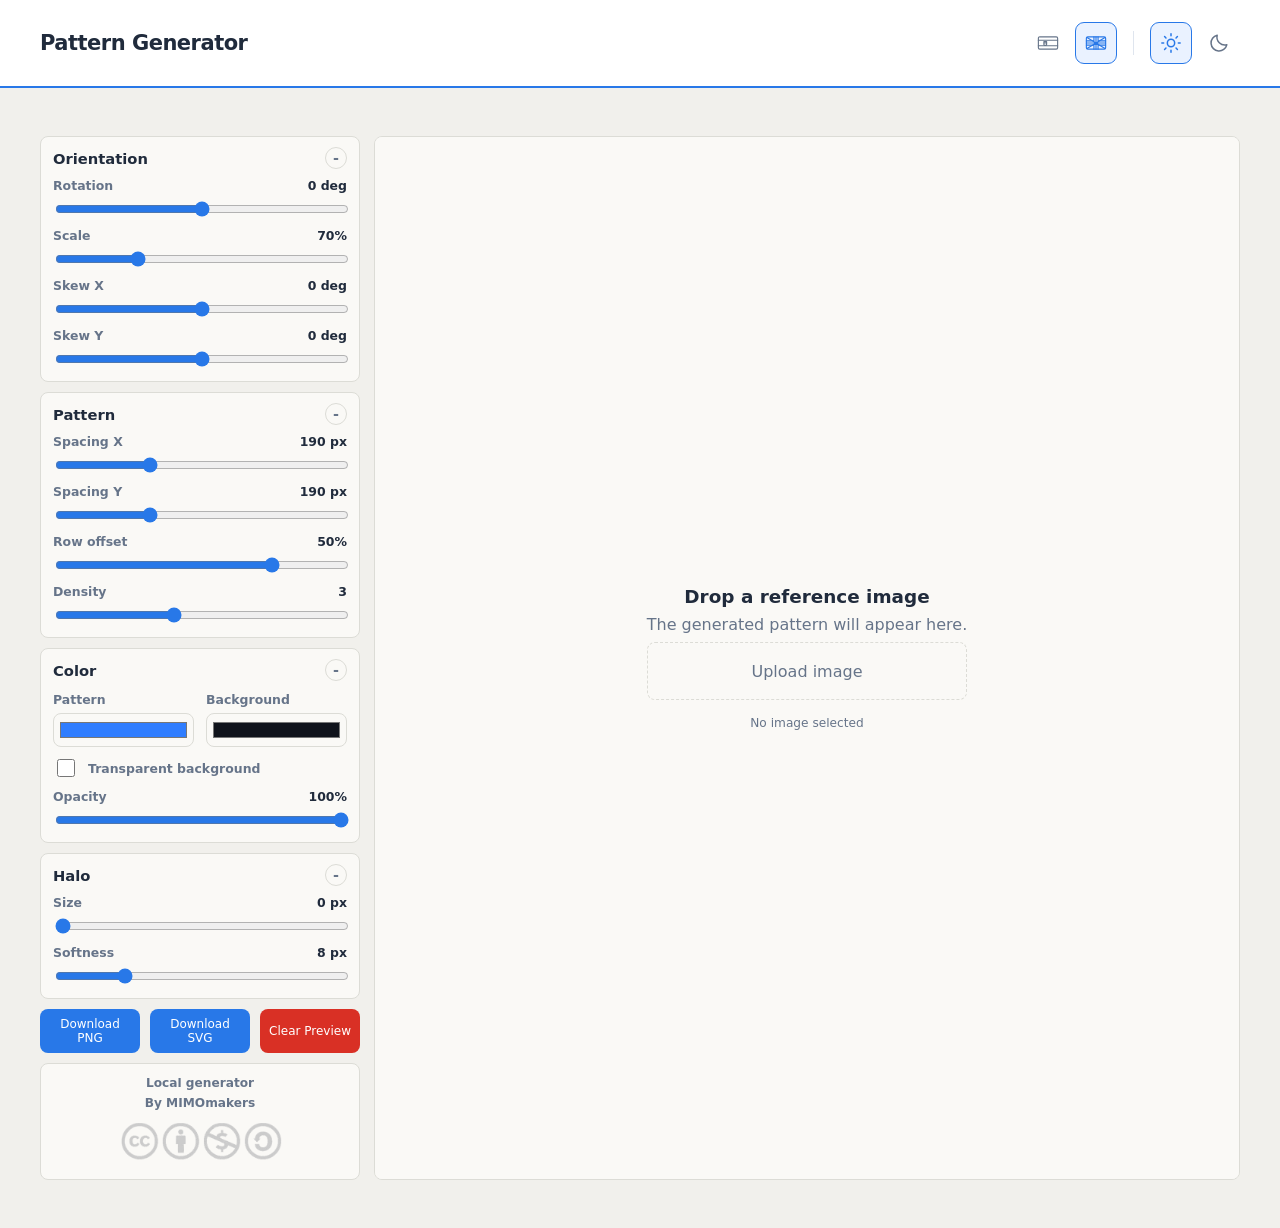
<file: pattern-generator/index.html>
<!doctype html>
<html lang="en">
<head>
  <meta charset="utf-8">
  <meta name="viewport" content="width=device-width, initial-scale=1">
  <title>Pattern Generator</title>
  <link rel="stylesheet" href="styles.css">
  <script src="shell.js" defer></script>
  <script src="tool.js" defer></script>
</head>
<body data-theme="light">
  <!-- Shared template header: structure and controls are preserved. -->
  <header class="app-header">
    <h1 data-i18n="toolTitle">Pattern Generator</h1>
    <div class="header-controls">
      <div class="icon-group" role="group" data-i18n-aria="languageGroup" aria-label="Idioma">
        <button class="icon-button" type="button" data-language="es" aria-label="Español" title="Español" aria-pressed="true">
          <svg viewBox="0 0 32 24" aria-hidden="true"><rect x="2" y="3" width="28" height="18" rx="2"/><path d="M2 8h28M2 16h28"/><path d="M10 10v4c0 2 4 2 4 0v-4zM10 12h4"/></svg>
        </button>
        <button class="icon-button" type="button" data-language="en" aria-label="English" title="English" aria-pressed="false">
          <svg viewBox="0 0 32 24" aria-hidden="true"><rect x="2" y="3" width="28" height="18" rx="2"/><path d="m3 4 26 16M29 4 3 20M16 3v18M2 12h28"/><path d="M13 3v6H2m28 0H19V3M2 15h11v6m6 0v-6h11"/></svg>
        </button>
      </div>
      <span class="control-divider" aria-hidden="true"></span>
      <div class="icon-group" role="group" data-i18n-aria="themeGroup" aria-label="Tema">
        <button class="icon-button" type="button" data-theme-choice="light" data-i18n-aria="lightTheme" aria-label="Tema claro" title="Tema claro" aria-pressed="true">
          <svg viewBox="0 0 24 24" aria-hidden="true"><circle cx="12" cy="12" r="4"/><path d="M12 2v2m0 16v2M2 12h2m16 0h2M5 5l1.5 1.5m11 11L19 19M5 19l1.5-1.5m11-11L19 5"/></svg>
        </button>
        <button class="icon-button" type="button" data-theme-choice="dark" data-i18n-aria="darkTheme" aria-label="Tema oscuro" title="Tema oscuro" aria-pressed="false">
          <svg viewBox="0 0 24 24" aria-hidden="true"><path d="M20.5 14A8.7 8.7 0 0 1 10 3.5 8.7 8.7 0 1 0 20.5 14Z"/></svg>
        </button>
      </div>
    </div>
  </header>
  <!-- End shared header. -->

  <main class="workspace">
    <!-- All generator controls and rendering belong to this module. -->
    <section id="tool-root" class="pattern-workspace" data-i18n-aria="toolTitle" aria-label="Pattern Generator">
      <section class="preview-panel" data-i18n-aria="preview" aria-label="Pattern preview">
        <div class="canvas-shell">
          <canvas data-i18n-aria="canvas" aria-label="Generated pattern" id="patternCanvas" width="1600" height="1100"></canvas>
          <div id="emptyState" class="empty-state">
            <strong data-i18n="drop">Drop a reference image</strong>
            <span data-i18n="previewHint">The generated pattern will appear here.</span>
            <label class="file-picker">
              <input data-i18n-aria="upload" aria-label="Upload image" id="imageInput" type="file" accept="image/*">
              <span data-i18n="upload">Upload image</span>
            </label>
            <p id="fileName" class="file-name" role="status">No image selected</p>
          </div>
        </div>
        <p id="errorStatus" class="error-status" role="alert" hidden></p>
      </section>

      <aside class="control-panel" data-i18n-aria="controls" aria-label="Generator controls">
        <details class="control-group" open>
          <summary data-i18n="orientation">Orientation</summary>
          <label>
            <span><span data-i18n="rotation">Rotation</span> <output id="rotationValue">0 deg</output></span>
            <input id="rotation" type="range" min="-180" max="180" value="0">
          </label>
          <label>
            <span><span data-i18n="scale">Scale</span> <output id="scaleValue">70%</output></span>
            <input id="scale" type="range" min="15" max="220" value="70">
          </label>
          <label>
            <span><span data-i18n="skewX">Skew X</span> <output id="skewXValue">0 deg</output></span>
            <input id="skewX" type="range" min="-45" max="45" value="0">
          </label>
          <label>
            <span><span data-i18n="skewY">Skew Y</span> <output id="skewYValue">0 deg</output></span>
            <input id="skewY" type="range" min="-45" max="45" value="0">
          </label>
        </details>

        <details class="control-group" open>
          <summary data-i18n="pattern">Pattern</summary>
          <label>
            <span><span data-i18n="gapX">Spacing X</span> <output id="gapXValue">190 px</output></span>
            <input id="gapX" type="range" min="40" max="520" value="190">
          </label>
          <label>
            <span><span data-i18n="gapY">Spacing Y</span> <output id="gapYValue">190 px</output></span>
            <input id="gapY" type="range" min="40" max="520" value="190">
          </label>
          <label>
            <span><span data-i18n="rowOffset">Row offset</span> <output id="rowOffsetValue">50%</output></span>
            <input id="rowOffset" type="range" min="-100" max="100" value="50">
          </label>
          <label>
            <span><span data-i18n="density">Density</span> <output id="densityValue">3</output></span>
            <input id="density" type="range" min="1" max="6" value="3">
          </label>
        </details>

        <details class="control-group" open>
          <summary data-i18n="color">Color</summary>
          <div class="color-row">
            <label>
              <span data-i18n="pattern">Pattern</span>
              <input id="patternColor" type="color" value="#2f7dff">
            </label>
            <label>
              <span data-i18n="background">Background</span>
              <input id="backgroundColor" type="color" value="#10131b">
            </label>
          </div>
          <label class="check-row">
            <input id="transparentBg" type="checkbox">
            <span data-i18n="transparent">Transparent background</span>
          </label>
          <label>
            <span><span data-i18n="opacity">Opacity</span> <output id="opacityValue">100%</output></span>
            <input id="opacity" type="range" min="5" max="100" value="100">
          </label>
        </details>

        <details class="control-group" open>
          <summary data-i18n="halo">Halo</summary>
          <label>
            <span><span data-i18n="size">Size</span> <output id="haloSizeValue">0 px</output></span>
            <input id="haloSize" type="range" min="0" max="90" value="0">
          </label>
          <label>
            <span><span data-i18n="softness">Softness</span> <output id="haloSoftnessValue">8 px</output></span>
            <input id="haloSoftness" type="range" min="0" max="36" value="8">
          </label>
        </details>

        <section class="download-row">
          <button id="downloadPng" type="button" data-i18n="png">Download PNG</button>
          <button id="downloadSvg" type="button" data-i18n="svg">Download SVG</button>
          <button id="clearPreview" class="danger-button" type="button" data-i18n="clear">Clear Preview</button>
        </section>

        <footer class="credits" data-i18n-aria="attribution" aria-label="Project attribution">
          <span>Local generator</span>
          <span>By MIMOmakers</span>
          <img id="licenseImage" src="assets/license.png" data-i18n-alt="license" alt="Project license">
        </footer>
      </aside>
    </section>
  </main>
</body>
</html>
</file>
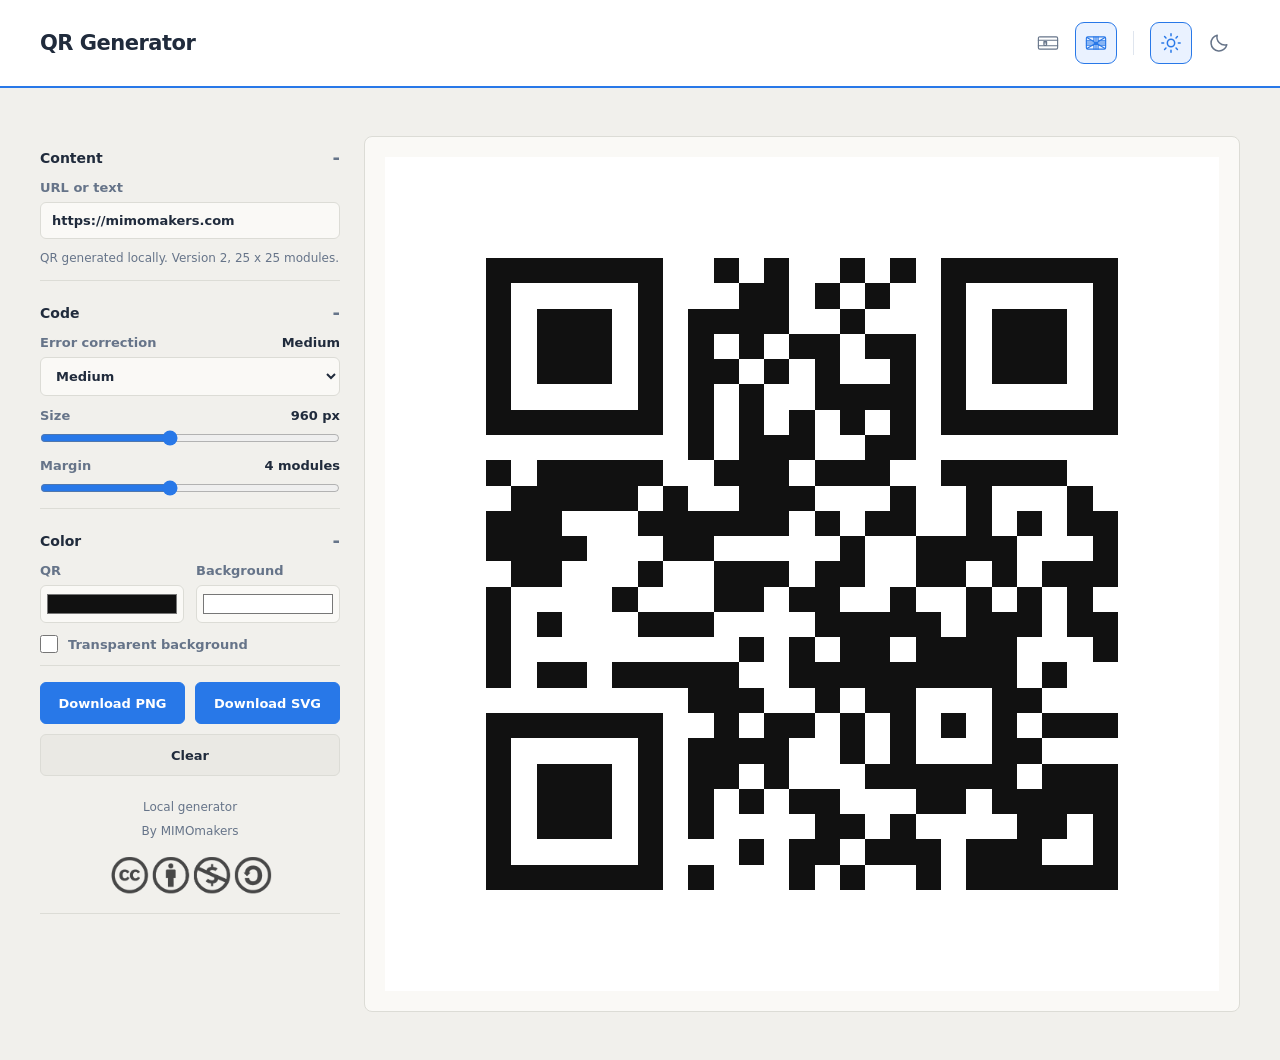
<file: qr-generator/index.html>
<!doctype html>
<html lang="en">
<head>
  <meta charset="utf-8">
  <meta name="viewport" content="width=device-width, initial-scale=1">
  <title>QR Generator</title>
  <link rel="stylesheet" href="styles.css">
  <script src="shell.js" defer></script>
  <script src="tool.js" defer></script>
</head>
<body data-theme="light">
  <!-- Shared template header; its structure, icons and styles stay intact. -->
  <header class="app-header">
    <h1 data-i18n="toolTitle">QR Generator</h1>
    <div class="header-controls">
      <div class="icon-group" role="group" data-i18n-aria="languageGroup" aria-label="Idioma">
        <button class="icon-button" type="button" data-language="es" aria-label="Español" title="Español" aria-pressed="true">
          <svg viewBox="0 0 32 24" aria-hidden="true"><rect x="2" y="3" width="28" height="18" rx="2"/><path d="M2 8h28M2 16h28"/><path d="M10 10v4c0 2 4 2 4 0v-4zM10 12h4"/></svg>
        </button>
        <button class="icon-button" type="button" data-language="en" aria-label="English" title="English" aria-pressed="false">
          <svg viewBox="0 0 32 24" aria-hidden="true"><rect x="2" y="3" width="28" height="18" rx="2"/><path d="m3 4 26 16M29 4 3 20M16 3v18M2 12h28"/><path d="M13 3v6H2m28 0H19V3M2 15h11v6m6 0v-6h11"/></svg>
        </button>
      </div>
      <span class="control-divider" aria-hidden="true"></span>
      <div class="icon-group" role="group" data-i18n-aria="themeGroup" aria-label="Tema">
        <button class="icon-button" type="button" data-theme-choice="light" data-i18n-aria="lightTheme" aria-label="Tema claro" title="Tema claro" aria-pressed="true">
          <svg viewBox="0 0 24 24" aria-hidden="true"><circle cx="12" cy="12" r="4"/><path d="M12 2v2m0 16v2M2 12h2m16 0h2M5 5l1.5 1.5m11 11L19 19M5 19l1.5-1.5m11-11L19 5"/></svg>
        </button>
        <button class="icon-button" type="button" data-theme-choice="dark" data-i18n-aria="darkTheme" aria-label="Tema oscuro" title="Tema oscuro" aria-pressed="false">
          <svg viewBox="0 0 24 24" aria-hidden="true"><path d="M20.5 14A8.7 8.7 0 0 1 10 3.5 8.7 8.7 0 1 0 20.5 14Z"/></svg>
        </button>
      </div>
    </div>
  </header>

  <main class="workspace">
    <!-- QR controls and rendering are isolated in this module. -->
    <section id="tool-root" aria-label="QR Generator">

      <section class="preview-panel" data-i18n-aria="preview" aria-label="Vista previa del codigo QR">
        <div class="canvas-shell">
          <canvas role="img" data-i18n-aria="preview" aria-label="QR code preview" id="qrCanvas" width="960" height="960"></canvas>
          <div id="emptyState" class="empty-state">
            <strong data-i18n="emptyTitle">Escribe una URL</strong>
            <span data-i18n="emptyDescription">El codigo QR se genera aqui, sin servicios externos.</span>
          </div>
        </div>
      </section>

      <aside class="control-panel" data-i18n-aria="controls" aria-label="Controles del generador">
        <details class="control-group" open>
          <summary data-i18n="content">Contenido</summary>
          <label>
            <span data-i18n="payload">URL o texto</span>
            <input id="urlInput" type="text" placeholder="https://mimomakers.com" autocomplete="url">
          </label>
          <p aria-live="polite" id="statusText" class="status-text" role="status">Introduce una URL o texto para generar el QR.</p>
        </details>

        <details class="control-group" open>
          <summary data-i18n="code">Codigo</summary>
          <label>
            <span><span data-i18n="correction">Correction</span> <output id="eccValue">Media</output></span>
            <select id="eccLevel">
              <option value="L" data-i18n="L">Baja</option>
              <option value="M" selected data-i18n="M">Media</option>
              <option value="Q" data-i18n="Q">Alta</option>
              <option value="H" data-i18n="H">Muy alta</option>
            </select>
          </label>
          <label>
            <span><span data-i18n="size">Size</span> <output id="sizeValue">960 px</output></span>
            <input id="qrSize" type="range" min="480" max="1600" step="80" value="960">
          </label>
          <label>
            <span><span data-i18n="margin">Margin</span> <output id="marginValue">4 modulos</output></span>
            <input id="quietZone" type="range" min="1" max="8" value="4">
          </label>
        </details>

        <details class="control-group" open>
          <summary data-i18n="color">Color</summary>
          <div class="color-row">
            <label>
              <span data-i18n="foreground">QR</span>
              <input id="foregroundColor" type="color" value="#111111">
            </label>
            <label>
              <span data-i18n="background">Fondo</span>
              <input id="backgroundColor" type="color" value="#ffffff">
            </label>
          </div>
          <label class="check-row">
            <input id="transparentBg" type="checkbox">
            <span data-i18n="transparent">Fondo transparente</span>
          </label>
        </details>

        <div class="download-row">
          <button id="downloadPng" type="button" data-i18n="downloadPng">Descargar PNG</button>
          <button id="downloadSvg" type="button" data-i18n="downloadSvg">Descargar SVG</button>
          <button id="clearQr" class="danger-button" type="button" data-i18n="clear">Limpiar</button>
        </div>

        <footer class="credits" data-i18n-aria="attribution" aria-label="Atribucion del proyecto">
          <span data-i18n="localGenerator">Generador local</span>
          <span>By MIMOmakers</span>
          <img src="assets/license.png" width="447" height="134" data-i18n-alt="license" alt="Creative Commons Attribution-NonCommercial-ShareAlike">
        </footer>
      </aside>

    </section>
  </main>
</body>
</html>
</file>
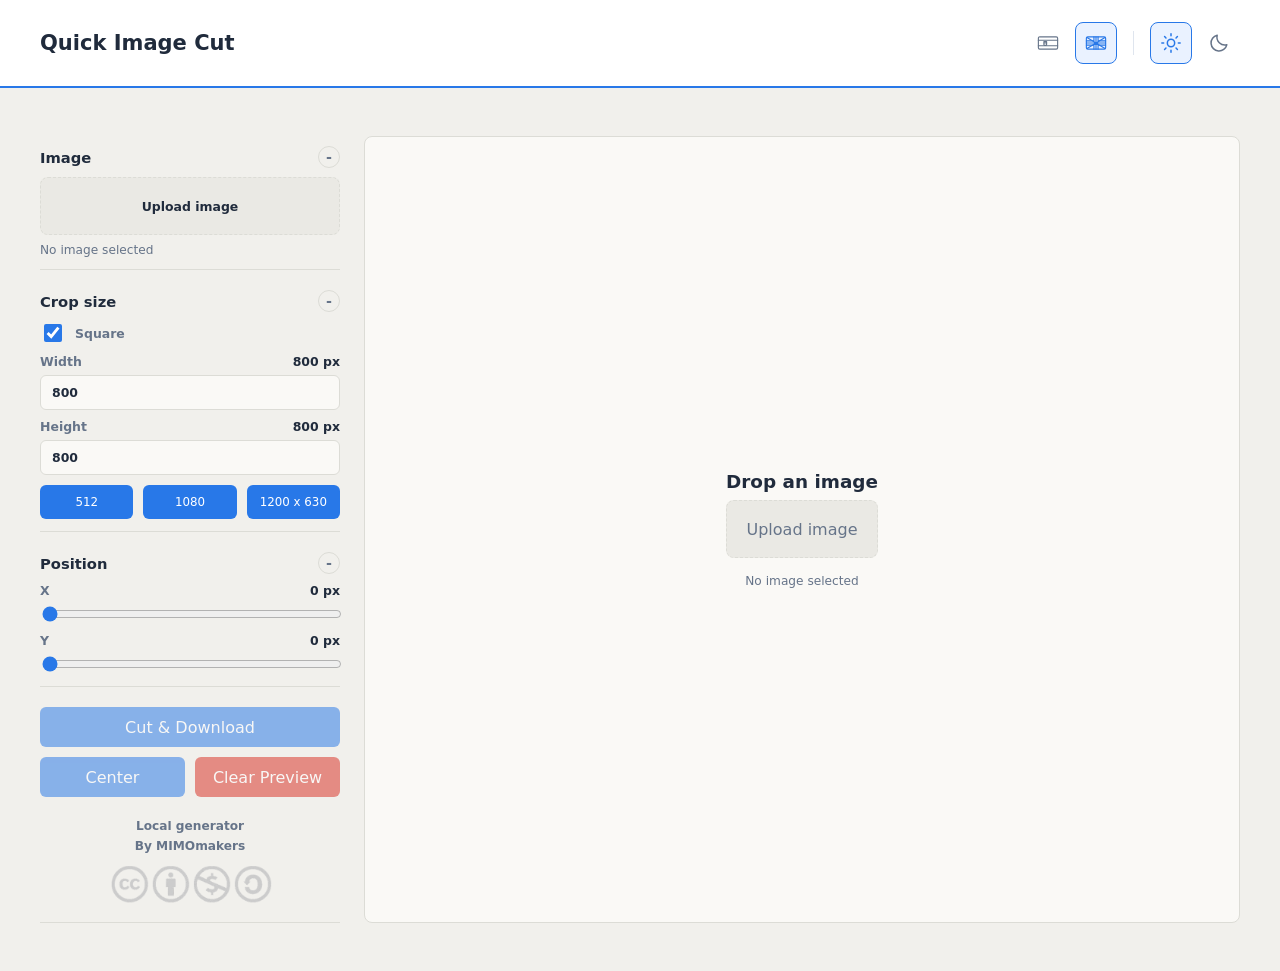
<file: quick-image-cut/index.html>
<!doctype html>
<html lang="en">
<head>
  <meta charset="utf-8">
  <meta name="viewport" content="width=device-width, initial-scale=1">
  <title>Quick Image Cut</title>
  <link rel="stylesheet" href="styles.css">
  <script src="shell.js" defer></script>
  <script src="tool.js" defer></script>
</head>
<body data-theme="light">
  <!-- Shared template header: language and theme controls are managed by shell.js. -->
  <header class="app-header">
    <h1 data-i18n="toolTitle">Quick Image Cut</h1>
    <div class="header-controls">
      <div class="icon-group" role="group" data-i18n-aria="languageGroup" aria-label="Idioma">
        <button class="icon-button" type="button" data-language="es" aria-label="Español" title="Español" aria-pressed="true">
          <svg viewBox="0 0 32 24" aria-hidden="true"><rect x="2" y="3" width="28" height="18" rx="2"/><path d="M2 8h28M2 16h28"/><path d="M10 10v4c0 2 4 2 4 0v-4zM10 12h4"/></svg>
        </button>
        <button class="icon-button" type="button" data-language="en" aria-label="English" title="English" aria-pressed="false">
          <svg viewBox="0 0 32 24" aria-hidden="true"><rect x="2" y="3" width="28" height="18" rx="2"/><path d="m3 4 26 16M29 4 3 20M16 3v18M2 12h28"/><path d="M13 3v6H2m28 0H19V3M2 15h11v6m6 0v-6h11"/></svg>
        </button>
      </div>
      <span class="control-divider" aria-hidden="true"></span>
      <div class="icon-group" role="group" data-i18n-aria="themeGroup" aria-label="Tema">
        <button class="icon-button" type="button" data-theme-choice="light" data-i18n-aria="lightTheme" aria-label="Tema claro" title="Tema claro" aria-pressed="true">
          <svg viewBox="0 0 24 24" aria-hidden="true"><circle cx="12" cy="12" r="4"/><path d="M12 2v2m0 16v2M2 12h2m16 0h2M5 5l1.5 1.5m11 11L19 19M5 19l1.5-1.5m11-11L19 5"/></svg>
        </button>
        <button class="icon-button" type="button" data-theme-choice="dark" data-i18n-aria="darkTheme" aria-label="Tema oscuro" title="Tema oscuro" aria-pressed="false">
          <svg viewBox="0 0 24 24" aria-hidden="true"><path d="M20.5 14A8.7 8.7 0 0 1 10 3.5 8.7 8.7 0 1 0 20.5 14Z"/></svg>
        </button>
      </div>
    </div>
  </header>
  <!-- End shared header. -->

  <main class="workspace">
    <!-- Tool module: reusable crop controls and preview; behavior lives in tool.js. -->
    <section id="tool-root" class="crop-workspace" aria-label="Quick Image Cut">

      <!-- The preview area owns both the empty upload state and the interactive crop layer. -->
      <section class="preview-panel" data-i18n-aria="preview" aria-label="Image crop preview">
        <div id="canvasShell" class="canvas-shell">
          <div id="imageStage" class="image-stage" data-i18n-aria="imageFrame" aria-label="Loaded image and crop frame">
            <img id="previewImage" alt="Uploaded preview">
            <div id="cropOverlay" class="crop-overlay" role="img" data-i18n-aria="cropArea" aria-label="Crop area">
              <span class="crop-size" id="cropSizeLabel">800 x 800 px</span>
              <!-- Resize handles use data-resize directions consumed by tool.js pointer logic. -->
              <span class="resize-handle resize-nw" data-resize="nw" aria-hidden="true"></span>
              <span class="resize-handle resize-n" data-resize="n" aria-hidden="true"></span>
              <span class="resize-handle resize-ne" data-resize="ne" aria-hidden="true"></span>
              <span class="resize-handle resize-e" data-resize="e" aria-hidden="true"></span>
              <span class="resize-handle resize-se" data-resize="se" aria-hidden="true"></span>
              <span class="resize-handle resize-s" data-resize="s" aria-hidden="true"></span>
              <span class="resize-handle resize-sw" data-resize="sw" aria-hidden="true"></span>
              <span class="resize-handle resize-w" data-resize="w" aria-hidden="true"></span>
            </div>
          </div>

          <div id="emptyState" class="empty-state">
            <strong data-i18n="dropImage">Drop an image</strong>
            
            <label class="file-picker">
              <input id="imageInput" type="file" accept="image/*">
              <span data-i18n="uploadImage">Upload image</span>
            </label>
            <p id="fileName" class="file-name">No image selected</p>
          </div>
        </div>
      </section>

      <!-- Controls are grouped with details elements so the panel stays scannable on small screens. -->
      <aside class="control-panel" data-i18n-aria="cropControls" aria-label="Crop controls">
        <details class="control-group" open>
          <summary data-i18n="image">Image</summary>
          <label class="file-picker side-picker">
            <input id="sideImageInput" type="file" accept="image/*">
            <span data-i18n="uploadImage">Upload image</span>
          </label>
          <p id="sideFileName" class="file-name">No image selected</p>
        </details>

        <details class="control-group" open>
          <summary data-i18n="cropSize">Crop size</summary>
          <label class="check-row">
            <input id="squareMode" type="checkbox" checked>
            <span data-i18n="square">Square</span>
          </label>
          <label>
            <span><span data-i18n="width">Width</span> <output id="cropWidthValue">800 px</output></span>
            <input id="cropWidth" type="number" min="1" max="20000" value="800" inputmode="numeric">
          </label>
          <label>
            <span><span data-i18n="height">Height</span> <output id="cropHeightValue">800 px</output></span>
            <input id="cropHeight" type="number" min="1" max="20000" value="800" inputmode="numeric">
          </label>
          <div class="preset-row" data-i18n-aria="presets" aria-label="Crop size presets">
            <button type="button" data-preset="512,512">512</button>
            <button type="button" data-preset="1080,1080">1080</button>
            <button type="button" data-preset="1200,630">1200 x 630</button>
          </div>
        </details>

        <details class="control-group" open>
          <summary data-i18n="position">Position</summary>
          <label>
            <span>X <output id="cropXValue">0 px</output></span>
            <input id="cropX" type="range" min="0" max="0" value="0">
          </label>
          <label>
            <span>Y <output id="cropYValue">0 px</output></span>
            <input id="cropY" type="range" min="0" max="0" value="0">
          </label>
        </details>

        <section class="download-row">
          <button id="downloadCrop" type="button">Cut &amp; Download</button>
          <button id="centerCrop" type="button" data-i18n="center">Center</button>
          <button id="clearPreview" class="danger-button" type="button" data-i18n="clear">Clear Preview</button>
        </section>

        <!-- Attribution asset is copied from pattern-generator for brand/license consistency. -->
        <footer class="credits" aria-label="Project attribution">
          <span>Local generator</span>
          <span>By MIMOmakers</span>
          <img id="licenseImage" src="assets/license.png" alt="Project license">
        </footer>
      </aside>
    
    </section>
    <!-- End tool module. -->
  </main>
</body>
</html>
</file>
<file: factorio-silhouette-blueprint/styles.css>
﻿:root {
      color-scheme: dark;
      --bg: #101418;
      --panel: #171d22;
      --panel-2: #202830;
      --field: #10161b;
      --drop: #11171c;
      --drop-hover: #151c21;
      --canvas-bg: #0c1115;
      --checker: #12191e;
      --line: #33404a;
      --text: #eef3f6;
      --muted: #93a4ae;
      --accent: #f0c14b;
      --accent-2: #45b8ac;
      --danger: #ff6b6b;
      --ok: #84d67e;
      --shadow: 0 18px 55px rgba(0, 0, 0, 0.28);
    }

    body[data-theme="light"] {
      color-scheme: light;
      --bg: #f4f2ec;
      --panel: #ffffff;
      --panel-2: #edf1f2;
      --field: #fbfcfc;
      --drop: #f7f9f9;
      --drop-hover: #fff9e6;
      --canvas-bg: #f8faf9;
      --checker: #e8eeee;
      --line: #cbd4d8;
      --text: #152025;
      --muted: #5c6d75;
      --accent: #c98d12;
      --accent-2: #16897e;
      --danger: #b63333;
      --ok: #267a35;
      --shadow: 0 18px 55px rgba(31, 43, 48, 0.13);
    }

    * { box-sizing: border-box; }

    body {
      margin: 0;
      min-height: 100vh;
      font-family: Inter, ui-sans-serif, system-ui, -apple-system, BlinkMacSystemFont, "Segoe UI", sans-serif;
      color: var(--text);
      background:
        linear-gradient(var(--body-wash, rgba(16, 20, 24, 0.88)), var(--body-wash-2, rgba(16, 20, 24, 0.96))),
        repeating-linear-gradient(90deg, transparent 0 31px, rgba(240, 193, 75, 0.08) 31px 32px),
        repeating-linear-gradient(0deg, var(--bg) 0 31px, rgba(69, 184, 172, 0.08) 31px 32px);
    }

    body[data-theme="light"] {
      --body-wash: rgba(244, 242, 236, 0.88);
      --body-wash-2: rgba(244, 242, 236, 0.96);
    }

    main {
      width: min(1220px, calc(100% - 28px));
      margin: 0 auto;
      padding: 28px 0;
    }

    header {
      display: flex;
      justify-content: space-between;
      gap: 20px;
      align-items: start;
      margin-bottom: 18px;
    }

    .top-side {
      display: grid;
      gap: 10px;
      justify-items: end;
      min-width: min(380px, 100%);
    }

    .top-tools {
      display: flex;
      flex-wrap: wrap;
      justify-content: end;
      gap: 8px;
    }

    .select-field {
      display: grid;
      gap: 4px;
      min-width: 118px;
    }

    .select-field span {
      color: var(--muted);
      font-size: 0.72rem;
      font-weight: 800;
      text-transform: uppercase;
    }

    select {
      height: 36px;
      border: 1px solid var(--line);
      border-radius: 8px;
      color: var(--text);
      background: var(--field);
      font: inherit;
      font-weight: 750;
    }

    h1 {
      margin: 0;
      font-size: clamp(1.7rem, 4vw, 3.2rem);
      line-height: 0.98;
      letter-spacing: 0;
    }

    header p {
      margin: 10px 0 0;
      max-width: 740px;
      color: var(--muted);
      line-height: 1.55;
    }

    .privacy-note {
      color: var(--accent);
      font-weight: 750;
    }

    .project-links {
      display: flex;
      flex-wrap: wrap;
      align-items: center;
      gap: 10px;
      margin-top: 14px;
    }

    .github-link {
      display: inline-flex;
      align-items: center;
      gap: 8px;
      min-height: 40px;
      padding: 9px 12px;
      border: 1px solid var(--line);
      border-radius: 8px;
      color: var(--text);
      background: color-mix(in srgb, var(--panel) 82%, transparent);
      font-size: 0.9rem;
      font-weight: 800;
      text-decoration: none;
      transition: border-color 0.16s, transform 0.16s, background 0.16s;
    }

    .github-link:hover {
      border-color: var(--accent);
      background: color-mix(in srgb, var(--panel-2) 88%, transparent);
      transform: translateY(-1px);
    }

    .github-icon {
      width: 20px;
      height: 20px;
      flex: 0 0 auto;
    }

    .bmc-slot {
      min-height: 40px;
      display: inline-flex;
      align-items: center;
    }

    .bmc-slot img,
    .bmc-slot iframe {
      max-width: 100%;
    }

    .status {
      display: flex;
      align-items: center;
      gap: 10px;
      min-width: 0;
      padding: 12px 14px;
      border: 1px solid var(--line);
      border-radius: 8px;
      background: color-mix(in srgb, var(--panel) 92%, transparent);
      color: var(--muted);
      box-shadow: var(--shadow);
    }

    .status strong {
      flex: 0 0 auto;
      margin-bottom: 0;
      color: var(--text);
      font-size: 0.92rem;
      white-space: nowrap;
    }

    .status span {
      min-width: 0;
      overflow: hidden;
      text-overflow: ellipsis;
      white-space: nowrap;
    }

    .workspace {
      display: grid;
      grid-template-columns: minmax(310px, 410px) minmax(0, 1fr);
      gap: 16px;
      align-items: start;
    }

    .panel {
      border: 1px solid var(--line);
      border-radius: 8px;
      background: color-mix(in srgb, var(--panel) 96%, transparent);
      box-shadow: var(--shadow);
    }

    .panel-header {
      display: flex;
      justify-content: space-between;
      gap: 12px;
      align-items: center;
      padding: 14px 16px;
      border-bottom: 1px solid var(--line);
      background: color-mix(in srgb, var(--panel-2) 64%, transparent);
    }

    h2 {
      margin: 0;
      font-size: 1rem;
      letter-spacing: 0;
    }

    .controls {
      display: grid;
      gap: 14px;
      padding: 16px;
    }

    .drop {
      display: grid;
      place-items: center;
      min-height: 156px;
      padding: 18px;
      border: 1px dashed #5a6a74;
      border-radius: 8px;
      background: var(--drop);
      text-align: center;
      cursor: pointer;
      transition: border-color 0.16s, background 0.16s, transform 0.16s;
    }

    .drop:hover,
    .drop.dragging {
      border-color: var(--accent);
      background: var(--drop-hover);
      transform: translateY(-1px);
    }

    .drop input {
      position: absolute;
      width: 1px;
      height: 1px;
      overflow: hidden;
      clip: rect(0 0 0 0);
    }

    .drop b {
      display: block;
      margin-bottom: 7px;
      font-size: 1.02rem;
    }

    .drop span {
      color: var(--muted);
      line-height: 1.45;
    }

    .field {
      display: grid;
      gap: 7px;
    }

    label {
      display: flex;
      justify-content: space-between;
      gap: 12px;
      color: var(--text);
      font-size: 0.9rem;
      font-weight: 700;
    }

    label.select-field {
      display: grid;
      justify-content: stretch;
      gap: 4px;
    }

    label output {
      color: var(--accent);
      font-variant-numeric: tabular-nums;
    }

    input[type="range"] {
      width: 100%;
      accent-color: var(--accent);
    }

    input[type="text"],
    input[type="number"],
    textarea {
      width: 100%;
      min-width: 0;
      border: 1px solid var(--line);
      border-radius: 8px;
      color: var(--text);
      background: var(--field);
      font: inherit;
    }

    input[type="text"],
    input[type="number"] {
      height: 40px;
      padding: 0 11px;
    }

    textarea {
      min-height: 168px;
      padding: 12px;
      resize: vertical;
      line-height: 1.45;
      word-break: break-all;
    }

    .row {
      display: grid;
      grid-template-columns: 1fr 1fr;
      gap: 10px;
    }

    .actions {
      display: grid;
      grid-template-columns: 1fr 1fr;
      gap: 10px;
    }

    button {
      height: 42px;
      border: 1px solid transparent;
      border-radius: 8px;
      color: #111418;
      background: var(--accent);
      cursor: pointer;
      font: inherit;
      font-weight: 800;
      transition: filter 0.16s, transform 0.16s, opacity 0.16s;
    }

    button:hover:not(:disabled) {
      filter: brightness(1.05);
      transform: translateY(-1px);
    }

    button:disabled {
      cursor: not-allowed;
      opacity: 0.48;
    }

    button.secondary {
      color: var(--text);
      border-color: var(--line);
      background: var(--panel-2);
    }

    .preview-wrap {
      min-height: 640px;
      padding: 16px;
    }

    .canvas-shell {
      display: grid;
      place-items: center;
      min-height: 430px;
      overflow: auto;
      border: 1px solid var(--line);
      border-radius: 8px;
      background:
        linear-gradient(45deg, var(--checker) 25%, transparent 25%),
        linear-gradient(-45deg, var(--checker) 25%, transparent 25%),
        linear-gradient(45deg, transparent 75%, var(--checker) 75%),
        linear-gradient(-45deg, transparent 75%, var(--checker) 75%);
      background-color: var(--canvas-bg);
      background-position: 0 0, 0 10px, 10px -10px, -10px 0;
      background-size: 20px 20px;
    }

    canvas {
      display: block;
      max-width: 100%;
      image-rendering: pixelated;
    }

    .stats {
      display: grid;
      grid-template-columns: repeat(5, minmax(0, 1fr));
      gap: 10px;
      margin-top: 12px;
    }

    .stat {
      min-width: 0;
      padding: 12px;
      border: 1px solid var(--line);
      border-radius: 8px;
      background: var(--panel-2);
    }

    .stat span {
      display: block;
      color: var(--muted);
      font-size: 0.76rem;
    }

    .stat b {
      display: block;
      margin-top: 5px;
      overflow-wrap: anywhere;
      font-size: 1rem;
      font-variant-numeric: tabular-nums;
    }

    .note {
      margin: 12px 0 0;
      color: var(--muted);
      line-height: 1.5;
      font-size: 0.88rem;
    }

    .ok { color: var(--ok); }
    .bad { color: var(--danger); }

    .watermark {
      position: fixed;
      right: 16px;
      bottom: 14px;
      z-index: 10;
      color: color-mix(in srgb, var(--text) 78%, transparent);
      font-size: 26px;
      font-weight: 900;
      letter-spacing: 0;
      line-height: 1.25;
      pointer-events: none;
      text-align: right;
      text-transform: uppercase;
    }

    .watermark small {
      display: block;
      margin-top: 1px;
      font-size: 0.46em;
      font-weight: 800;
      letter-spacing: 0;
    }

    .license-line {
      display: flex;
      justify-content: end;
      align-items: center;
      gap: 7px;
      margin-top: 4px;
      font-size: 0.38em;
      font-weight: 850;
      letter-spacing: 0;
    }

    .license-icons {
      width: 118px;
      height: auto;
      display: block;
    }

    .license-icons.dark-license { display: block; }
    .license-icons.light-license { display: none; }

    body[data-theme="light"] .license-icons.dark-license { display: none; }
    body[data-theme="light"] .license-icons.light-license { display: block; }

    @media (max-width: 560px) {
      .watermark {
        right: 10px;
        bottom: 8px;
        font-size: 20px;
      }

      .license-icons {
        width: 92px;
      }
    }

    @media (max-width: 900px) {
      header,
      .workspace {
        grid-template-columns: 1fr;
      }

      header {
        display: grid;
        align-items: start;
      }

      .top-side,
      .top-tools {
        justify-items: stretch;
        justify-content: stretch;
      }

      .project-links {
        align-items: flex-start;
      }

      .preview-wrap {
        min-height: auto;
      }

      .stats {
        grid-template-columns: repeat(2, minmax(0, 1fr));
      }
    }

    @media (max-width: 560px) {
      main { width: min(100% - 18px, 1220px); padding: 16px 0; }
      .row,
      .actions,
      .stats {
        grid-template-columns: 1fr;
      }

      .github-link,
      .bmc-slot {
        width: 100%;
      }
    }
</file>
<file: hash-check/styles.css>
:root {
  color-scheme: dark;
  --bg: #0f1218;
  --surface: #171b24;
  --surface-strong: #202633;
  --text: #f3f6fb;
  --muted: #9aa6b8;
  --line: #303849;
  --accent: #2878ff;
  --accent-hover: #1765e2;
  --danger: #d93025;
  --danger-hover: #b3261e;
  --shadow: 0 24px 70px rgba(0, 0, 0, 0.28);
}

[data-theme="light"] {
  color-scheme: light;
  --bg: #f5f7fb;
  --surface: #ffffff;
  --surface-strong: #e9edf5;
  --text: #172033;
  --muted: #637188;
  --line: #d7ddea;
  --accent: #126dff;
  --accent-hover: #0759d7;
  --danger: #d93025;
  --danger-hover: #b3261e;
  --shadow: 0 22px 60px rgba(33, 45, 71, 0.14);
}

* {
  box-sizing: border-box;
}

body {
  min-height: 100vh;
  margin: 0;
  background: var(--bg);
  color: var(--text);
  font-family: Inter, ui-sans-serif, system-ui, -apple-system, BlinkMacSystemFont, "Segoe UI", sans-serif;
}

button,
input,
select {
  font: inherit;
}

.app-header {
  display: flex;
  align-items: center;
  justify-content: space-between;
  gap: 20px;
  padding: 22px clamp(18px, 4vw, 42px) 12px;
}

.eyebrow {
  margin: 0 0 4px;
  color: var(--muted);
  font-size: 0.78rem;
  font-weight: 700;
  letter-spacing: 0;
  text-transform: uppercase;
}

h1,
p {
  margin-top: 0;
}

h1 {
  margin-bottom: 0;
  font-size: clamp(1.65rem, 3vw, 2.65rem);
  line-height: 1;
}

.theme-control {
  display: grid;
  gap: 7px;
  min-width: 132px;
  color: var(--muted);
  font-size: 0.82rem;
  font-weight: 700;
}

select,
input[type="text"] {
  width: 100%;
  border: 1px solid var(--line);
  border-radius: 8px;
  background: var(--surface);
  color: var(--text);
  padding: 9px 34px 9px 11px;
}

input[type="text"] {
  padding-right: 11px;
}

.workspace {
  display: grid;
  grid-template-columns: 320px minmax(0, 1fr);
  gap: 14px;
  align-items: start;
  padding: 12px clamp(18px, 4vw, 42px) 28px;
}

.preview-panel,
.control-panel {
  min-width: 0;
}

.preview-panel {
  display: grid;
}

.canvas-shell {
  position: relative;
  display: grid;
  place-items: center;
  aspect-ratio: 1 / 1;
  height: auto;
  min-height: 0;
  padding: clamp(16px, 3vw, 32px);
  overflow: hidden;
  border: 1px solid var(--line);
  border-radius: 8px;
  background: var(--surface);
  box-shadow: var(--shadow);
}

canvas {
  display: block;
  width: 100%;
  height: auto;
  max-width: 100%;
  max-height: 100%;
  aspect-ratio: 1 / 1;
}

.empty-state {
  position: absolute;
  inset: 0;
  display: grid;
  place-content: center;
  gap: 8px;
  padding: 22px;
  text-align: center;
  pointer-events: none;
}

.empty-state strong {
  font-size: 1.15rem;
}

.empty-state span,
.status-text {
  color: var(--muted);
}

.empty-state.is-hidden {
  display: none;
}

.control-panel {
  order: -1;
  display: flex;
  flex-direction: column;
  gap: 10px;
  align-self: start;
}

.control-group,
.credits {
  border: 1px solid var(--line);
  border-radius: 8px;
  background: var(--surface);
  padding: 12px;
}

.control-group summary {
  display: flex;
  align-items: center;
  justify-content: space-between;
  gap: 10px;
  margin: -2px 0 2px;
  color: var(--text);
  font-size: 0.92rem;
  font-weight: 800;
  list-style: none;
  cursor: pointer;
}

.control-group summary::-webkit-details-marker {
  display: none;
}

.control-group summary::after {
  content: "+";
  display: grid;
  place-items: center;
  width: 20px;
  height: 20px;
  border: 1px solid var(--line);
  border-radius: 50%;
  color: var(--muted);
  font-size: 0.9rem;
  line-height: 1;
}

.control-group[open] summary::after {
  content: "-";
}

.control-group label {
  display: grid;
  gap: 6px;
  margin-top: 9px;
  color: var(--muted);
  font-size: 0.78rem;
  font-weight: 700;
}

.control-group label > span {
  display: flex;
  align-items: center;
  justify-content: space-between;
  gap: 12px;
}

output {
  color: var(--text);
  font-variant-numeric: tabular-nums;
}

input[type="range"] {
  width: 100%;
  accent-color: var(--accent);
}

input[type="color"] {
  width: 100%;
  height: 34px;
  padding: 4px;
  border: 1px solid var(--line);
  border-radius: 8px;
  background: var(--surface-strong);
}

.color-row {
  display: grid;
  grid-template-columns: 1fr 1fr;
  gap: 12px;
}

.check-row {
  display: flex !important;
  align-items: center;
  gap: 10px !important;
}

.check-row input {
  width: 18px;
  height: 18px;
  accent-color: var(--accent);
}

.status-text {
  min-height: 1.3em;
  margin: 10px 0 0;
  font-size: 0.78rem;
  font-weight: 700;
}

.download-row {
  display: grid;
  grid-template-columns: repeat(3, minmax(0, 1fr));
  gap: 10px;
}

button {
  min-height: 40px;
  padding-inline: 10px;
  border: 0;
  border-radius: 10px;
  background: var(--accent);
  color: white;
  font-weight: 800;
  cursor: pointer;
  transition: background 160ms ease, transform 160ms ease;
}

button:hover {
  background: var(--accent-hover);
  transform: translateY(-1px);
}

.danger-button {
  background: var(--danger);
}

.danger-button:hover {
  background: var(--danger-hover);
}

.credits {
  display: grid;
  gap: 6px;
  color: var(--muted);
  font-size: 0.76rem;
  font-weight: 700;
  text-align: center;
}

.title-dot { color: var(--accent); }
.preview-panel { gap: 18px; padding: 24px; border: 1px solid var(--line); border-radius: 8px; background: var(--surface); box-shadow: var(--shadow); }
.panel-heading { display: flex; align-items: center; justify-content: space-between; gap: 16px; }
h2 { margin: 0 0 8px; font-size: 1.2rem; }
.panel-heading p, .comparison p, .guide p { margin: 0; color: var(--muted); font-size: .88rem; line-height: 1.6; }
.algorithm-badge { flex-shrink: 0; padding: 7px 10px; border: 1px solid var(--line); border-radius: 6px; color: var(--muted); font: 12px ui-monospace, monospace; }
.file-grid { display: grid; grid-template-columns: repeat(2, minmax(0, 1fr)); gap: 18px; }
.file-card { min-width: 0; border: 1px solid var(--line); border-radius: 8px; padding: 16px; }
.card-heading { display: flex; align-items: center; gap: 10px; margin-bottom: 16px; }
.slot-letter { display: grid; place-items: center; width: 30px; height: 30px; border-radius: 6px; background: var(--surface-strong); color: var(--muted); font: 700 13px ui-monospace, monospace; }
h3 { margin: 0; font-size: .9rem; }
.file-state { margin-left: auto; font-size: .7rem; color: var(--muted); }
.file-state[data-state="ready"] { color: #36b887; }
.file-state[data-state="error"] { color: #ed786d; }
.drop-zone { display: flex; flex-direction: column; justify-content: center; align-items: center; gap: 14px; width: 100%; min-height: 245px; padding: 28px 16px; border: 1px dashed var(--line); border-radius: 8px; background: var(--bg); color: var(--text); font-weight: 400; }
.drop-zone svg { color: var(--accent); margin-bottom: 4px; flex-shrink: 0; }
.drop-zone strong { width: 100%; overflow-wrap: anywhere; font-size: .95rem; }
.drop-zone span { color: var(--muted); font-size: .8rem; }
.drop-zone .file-limit { margin-top: 6px; font-size: .69rem; }
.drop-zone:hover, .drop-zone.dragging { background: var(--surface-strong); border-color: var(--accent); transform: none; }
.file-details { color: var(--muted); font-size: .75rem; margin-top: 14px; overflow-wrap: anywhere; }
.hash-block { margin-top: 20px; }
.hash-heading { display: flex; align-items: center; justify-content: space-between; color: var(--muted); font-size: .72rem; font-weight: 700; }
.copy-button { min-height: 30px; background: transparent; color: var(--muted); font-size: .72rem; }
.copy-button:hover { background: var(--surface-strong); color: var(--text); }
.hash-value { display: block; margin-top: 10px; min-height: 72px; font: 12px/1.8 ui-monospace, SFMono-Regular, Consolas, monospace; overflow-wrap: anywhere; color: var(--muted); user-select: all; }
.pending { animation: pulse 1.5s infinite; }
@keyframes pulse { 50% { opacity: .5; } }
.action-stack { display: grid; gap: 8px; margin-top: 14px; }
.secondary { background: var(--surface-strong); border: 1px solid var(--line); color: var(--text); font-size: .8rem; }
.secondary:hover { background: var(--line); }
.danger-button { font-size: .8rem; }
button:disabled { opacity: .42; cursor: not-allowed; transform: none; }
button:focus-visible, select:focus-visible { outline: 2px solid var(--accent); outline-offset: 4px; }
.help { margin: 12px 0 0; font-size: .76rem; line-height: 1.65; color: var(--muted); }
#exportReport { width: 100%; margin-top: 14px; font-size: .8rem; }
.privacy-dot::before { content: '●'; color: #36b887; margin-right: 7px; }
.guide { display: flex; align-items: center; gap: 16px; border: 1px solid var(--line); border-radius: 8px; padding: 22px; }
.guide-symbol { font: 32px ui-monospace, monospace; color: var(--muted); }
.guide strong { display: block; margin-bottom: 5px; font-size: .88rem; }
.comparison { border: 1px solid var(--line); border-radius: 8px; padding: 22px; background: var(--bg); }
.comparison[data-result="match"] { border-color: #288a65; border-left-width: 4px; }
.comparison[data-result="different"] { border-color: #d66c48; border-left-width: 4px; }
.comparison[data-result="match"] h2 { color: #36b887; }
.comparison[data-result="different"] h2 { color: #e58b63; }
[data-theme="light"] .comparison[data-result="match"] h2 { color: #19724c; }
[data-theme="light"] .comparison[data-result="different"] h2 { color: #a54422; }
.footnote, .notice { color: var(--muted); font-size: .74rem; line-height: 1.6; margin: 0; }
.notice:empty { display: none; }
.notice { color: var(--text); }
[hidden] { display: none !important; }
.visually-hidden { position: absolute; width: 1px; height: 1px; padding: 0; overflow: hidden; clip-path: inset(50%); border: 0; }
@media (prefers-reduced-motion: reduce) { *, *::before, *::after { animation: none !important; transition: none !important; } }
@media (max-width: 1150px) { .workspace { grid-template-columns: 270px minmax(0, 1fr); } .file-grid { gap: 12px; } .preview-panel { padding: 18px; } .card-heading { flex-wrap: wrap; } }
@media (max-width: 980px) {
  .workspace {
    grid-template-columns: 1fr;
  }

  .canvas-shell {
    height: auto;
    min-height: 0;
  }

  .control-panel {
    display: grid;
    grid-template-columns: repeat(2, minmax(0, 1fr));
  }

  .download-row,
  .credits {
    grid-column: 1 / -1;
  }
}

@media (max-width: 640px) {
  .file-grid { grid-template-columns: 1fr; }
  .panel-heading { align-items: flex-start; flex-direction: column; }
  .preview-panel { padding: 14px; }
  .app-header {
    align-items: stretch;
    flex-direction: column;
  }

  .theme-control {
    width: 100%;
  }

  .canvas-shell {
    height: auto;
    min-height: 0;
  }

  .control-panel,
  .download-row,
  .color-row {
    grid-template-columns: 1fr;
  }
}
</file>
<file: metadata-cleaner/styles.css>
:root {
  color-scheme: light;
  --background: #f5f7fa;
  --surface: #ffffff;
  --text: #202b3c;
  --muted: #667489;
  --border: #dfe5ee;
  --accent: #2878e8;
  --selected: #eaf2ff;
  --hover: #f0f3f8;
  font-family: Inter, "Segoe UI", system-ui, sans-serif;
}
body[data-theme="dark"] {
  color-scheme: dark;
  --background: #111722;
  --surface: #192230;
  --text: #e7edf7;
  --muted: #a0aec2;
  --border: #303e51;
  --accent: #70aaff;
  --selected: #263e60;
  --hover: #263243;
}
* { box-sizing: border-box; }
body { margin: 0; background: var(--background); color: var(--text); }
.app-header { min-height: 88px; padding: 20px 40px; display: flex; align-items: center; justify-content: space-between; gap: 24px; background: var(--surface); border-bottom: 2px solid var(--accent); }
h1 { margin: 0; font-size: 21px; font-weight: 650; letter-spacing: -.5px; }
.header-controls, .icon-group { display: flex; align-items: center; gap: 6px; }
.header-controls { gap: 16px; flex-shrink: 0; }
.icon-button { display: grid; place-items: center; width: 42px; height: 42px; padding: 9px; border: 1px solid transparent; border-radius: 9px; background: transparent; color: var(--muted); cursor: pointer; }
.icon-button:hover { background: var(--hover); color: var(--text); }
.icon-button[aria-pressed="true"] { color: var(--accent); background: var(--selected); border-color: var(--accent); }
.icon-button:focus-visible { outline: 3px solid var(--accent); outline-offset: 3px; }
svg { width: 100%; height: 100%; fill: none; stroke: currentColor; stroke-width: 1.65; stroke-linecap: round; stroke-linejoin: round; }
.control-divider { height: 24px; width: 1px; background: var(--border); }
.workspace { max-width: 1280px; margin: 0 auto; padding: 48px 40px; }
.tool-module { background: var(--surface); border: 1px solid var(--border); border-radius: 16px; min-height: 440px; display: grid; place-items: center; padding: 48px 24px; }
.module-placeholder { text-align: center; max-width: 540px; }
.module-mark { display: inline-grid; place-items: center; width: 56px; height: 56px; padding: 15px; border-radius: 14px; color: var(--accent); background: var(--selected); margin-bottom: 20px; }
.eyebrow { color: var(--muted); font-size: 11px; font-weight: 650; letter-spacing: 2px; margin: 0 0 14px; }
h2 { font-size: clamp(24px, 3vw, 32px); font-weight: 600; letter-spacing: -.8px; line-height: 1.25; margin: 0 0 16px; }
.module-description { color: var(--muted); line-height: 1.7; font-size: 15px; margin: 0; }
@media (max-width: 600px) {
  .app-header { padding: 18px 20px; flex-wrap: wrap; gap: 16px; }
  h1 { font-size: 19px; }
  .header-controls { margin-left: auto; }
  .workspace { padding: 24px 16px; }
  .tool-module { min-height: 360px; }
}
#tool-root { display:block; padding:24px 32px; min-height:0; }
.intro { display:flex; justify-content:space-between; gap:24px; margin-bottom:14px; }
.intro h2 { max-width:680px; font-size:clamp(27px,3.4vw,40px); margin-bottom:8px; }
.intro .module-description { line-height:1.5; }
.local-badge { white-space:nowrap; align-self:flex-start; background:var(--selected); color:var(--accent); padding:9px 13px; border-radius:99px; font-size:12px; }
button { font:inherit; cursor:pointer; } button:disabled { opacity:.5; cursor:wait; }
button:focus-visible,input:focus-visible { outline:3px solid var(--accent); outline-offset:3px; }
.mode-row,.results-heading,.selection-bar,.download-bar,.actions { display:flex; align-items:center; justify-content:space-between; gap:16px; }
.mode-row { margin-bottom:18px; flex-wrap:wrap; }.segments { display:flex; padding:4px; background:var(--background); border:1px solid var(--border); border-radius:10px; }
.segments button { padding:10px 18px; border:0; background:transparent; color:var(--muted); border-radius:7px; }.segments button[aria-pressed=true] { background:var(--surface); color:var(--accent); box-shadow:0 1px 5px #0001; font-weight:650; }
.formats { font-size:12px; color:var(--muted); letter-spacing:1px; }
.drop { display:flex; width:100%; flex-direction:column; align-items:center; gap:10px; padding:30px 20px; color:var(--muted); background:var(--background); border:1.5px dashed var(--border); border-radius:12px; transition:background .15s,border-color .15s; }.drop:hover,.drop.dragging { background:var(--selected); border-color:var(--accent); }.drop strong { font-size:18px; color:var(--text); }.drop span { font-size:14px; }.drop small { font-size:11px; margin-top:6px; }.drop .upload-icon { display:grid; place-items:center; width:42px; height:42px; background:var(--selected); color:var(--accent); border-radius:12px; font-size:30px; }
#status { color:var(--accent); font-size:14px; min-height:18px; margin:14px 0; }h3 { font-size:17px; margin:0; }.results-heading { margin:16px 0 10px; }
.text-button { background:transparent; border:0; padding:6px 0; color:var(--accent); font-size:12px; text-align:left; }
.review-layout { display:grid; grid-template-columns:240px minmax(0,1fr); border:1px solid var(--border); border-radius:12px; overflow:hidden; }
#files { background:var(--background); padding:12px; border-right:1px solid var(--border); max-height:600px; overflow:auto; }.file-row { display:flex; gap:3px; margin-bottom:6px; }.file-button { display:block; min-width:0; flex:1; border:1px solid transparent; padding:12px; border-radius:8px; text-align:left; color:var(--text); background:transparent; }.file-button[aria-pressed=true] { background:var(--surface); border-color:var(--accent); }.file-button strong { display:block; overflow-wrap:anywhere; font-size:13px; }.file-button small { display:block; color:var(--muted); margin-top:7px; font-size:11px; }.remove { background:transparent; color:var(--muted); border:0; }
.inspection { padding:24px; min-width:0; }#file-heading h3 { overflow-wrap:anywhere; }#file-heading p { color:var(--muted); font-size:12px; }.selection-bar { justify-content:flex-start; flex-wrap:wrap; border-bottom:1px solid var(--border); padding-bottom:12px; margin-bottom:16px; }
.category { border:1px solid var(--border); border-radius:8px; margin-bottom:12px; overflow:hidden; }.category-heading { background:var(--background); display:flex; align-items:center; gap:10px; padding:12px; font-size:13px; cursor:pointer; }.count { margin-left:auto; color:var(--muted); }.field { display:flex; gap:10px; align-items:flex-start; padding:12px 14px; border-top:1px solid var(--border); cursor:pointer; }.field span { min-width:0; }.field strong { display:block; font-size:12px; font-weight:550; overflow-wrap:anywhere; }.field small { display:block; font-size:12px; margin-top:5px; line-height:1.5; color:var(--muted); overflow-wrap:anywhere; white-space:pre-wrap; }input[type=checkbox] { accent-color:var(--accent); width:16px; height:16px; flex-shrink:0; margin:0; }
.notes,.empty { font-size:12px; color:var(--muted); line-height:1.7; }.empty { padding:24px 12px; background:var(--background); border-radius:8px; }.error { color:#d64e4e; }.download-bar { margin-top:20px; padding:20px; background:var(--background); border-radius:10px; flex-wrap:wrap; }.download-bar strong { font-size:13px; }.download-bar p { font-size:11px; color:var(--muted); margin-bottom:0; }.primary,.secondary { padding:11px 16px; border-radius:8px; font-size:13px; font-weight:600; }.primary { border:1px solid var(--accent); background:var(--accent); color:var(--surface); }.secondary { border:1px solid var(--border); background:var(--surface); color:var(--text); }footer { font-size:11px; line-height:1.6; color:var(--muted); margin-top:24px; border-top:1px solid var(--border); padding-top:18px; }
[hidden] { display:none !important; }
@media(max-width:760px) { #tool-root { padding:22px 16px; }.workspace { padding:24px 12px; }.intro { display:block; }.local-badge { display:inline-block; margin-top:18px; }.review-layout { grid-template-columns:1fr; }#files { max-height:200px; border-right:0; border-bottom:1px solid var(--border); }.inspection { padding:16px; }.actions { flex-wrap:wrap; }.mode-row { align-items:center; }.segments button { padding:10px 12px; } }
/* Updated results flow: uploaded files → downloads → metadata. */
#files { display:grid; grid-template-columns:repeat(auto-fit,minmax(220px,1fr)); gap:8px; border:1px solid var(--border); border-radius:10px; max-height:240px; }
.file-row { margin-bottom:0; }
.inspection { border:1px solid var(--border); border-radius:12px; }
.download-bar { margin:18px 0 24px; }
.actions { justify-content:flex-end; flex-wrap:wrap; }
.category-header { display:flex; align-items:center; background:var(--background); }
.category-heading { flex:1; min-width:0; }
.category-toggle { flex-shrink:0; width:38px; height:38px; margin-right:6px; border:0; border-radius:6px; color:var(--muted); background:transparent; font-size:20px; line-height:1; }
.category-toggle:hover { background:var(--selected); color:var(--accent); }
.category-heading .count { margin-left:auto; }
/* Category titles toggle disclosure; only the separate checkbox changes selection. */
.category-header { padding-left:12px; gap:10px; }
.category-heading.category-toggle { display:flex; flex:1; width:auto; height:auto; min-height:44px; margin:0; padding:12px 12px 12px 0; gap:10px; border:0; border-radius:0; text-align:left; font-size:13px; color:var(--text); }
.category-arrow { width:18px; text-align:center; font-size:20px; color:var(--muted); }
.reset-bar { display:flex; justify-content:flex-end; margin-top:24px; }
.danger { background:#c62828; color:#fff; border:1px solid #c62828; border-radius:8px; padding:11px 20px; font-weight:600; }
.danger:hover:not(:disabled) { background:#a61f1f; border-color:#a61f1f; }
.danger:disabled { cursor:default; }

/* Keep the formats vertically centered beside the mode selector at every width. */
#tool-root .mode-row { align-items:center; justify-content:flex-start; gap:16px 24px; }
#tool-root .formats { display:flex; align-items:center; align-self:center; line-height:1.4; margin:0; white-space:nowrap; }
.local-note { color:var(--muted); font-size:13px; line-height:1.5; margin:4px 0 0; }
.upload-panel { margin-bottom:8px; }
.upload-panel > summary { cursor:pointer; padding:6px 0; font-size:14px; font-weight:600; color:var(--text); }
.upload-panel > summary:focus-visible { outline:3px solid var(--accent); outline-offset:3px; border-radius:4px; }
.upload-panel[open] > summary { margin-bottom:6px; }

/* File summary and selection controls share one compact header. */
.inspection-header { display:flex; align-items:center; justify-content:space-between; gap:16px 24px; padding-bottom:14px; margin-bottom:16px; border-bottom:1px solid var(--border); }
#file-heading { display:flex; align-items:center; gap:12px; min-width:0; }
#file-heading h3 { font-size:15px; margin:0; min-width:0; overflow:hidden; text-overflow:ellipsis; white-space:nowrap; }
#file-heading p { margin:0; white-space:nowrap; }
.file-separator { color:var(--muted); }
.inspection-header .selection-bar { flex-shrink:0; justify-content:flex-end; margin:0 0 0 auto; padding:0; border:0; }
.inspection-header .text-button { white-space:nowrap; }
@media(max-width:900px) { .inspection-header { flex-wrap:wrap; } #file-heading { flex-wrap:wrap; } .inspection-header .selection-bar { flex-wrap:wrap; } }

/* Empty status messages should not reserve vertical space. */
#status:empty { display:none; }
#results > .results-heading:first-child { margin-top:10px; }

/* Keep supported formats beside the upload heading even when collapsed. */
.upload-panel > summary { display:flex; align-items:center; gap:10px; list-style:none; }
.upload-panel > summary::-webkit-details-marker { display:none; }
.upload-panel > summary::before { content:'▸'; color:var(--muted); }
.upload-panel[open] > summary::before { content:'▾'; }
#tool-root .upload-panel > summary .formats { margin-left:auto; font-weight:400; }
@media(max-width:480px) { .upload-panel > summary { gap:6px; } #tool-root .upload-panel > summary .formats { font-size:10px; letter-spacing:0; } }
</file>
<file: pattern-generator/styles.css>
:root {
  color-scheme: light;
  --background: #f5f7fa;
  --surface: #ffffff;
  --text: #202b3c;
  --muted: #667489;
  --border: #dfe5ee;
  --accent: #2878e8;
  --selected: #eaf2ff;
  --hover: #f0f3f8;
  font-family: Inter, "Segoe UI", system-ui, sans-serif;
}
body[data-theme="dark"] {
  color-scheme: dark;
  --background: #111722;
  --surface: #192230;
  --text: #e7edf7;
  --muted: #a0aec2;
  --border: #303e51;
  --accent: #70aaff;
  --selected: #263e60;
  --hover: #263243;
}
* { box-sizing: border-box; }
body { margin: 0; background: var(--background); color: var(--text); }
.app-header { min-height: 88px; padding: 20px 40px; display: flex; align-items: center; justify-content: space-between; gap: 24px; background: var(--surface); border-bottom: 2px solid var(--accent); }
h1 { margin: 0; font-size: 21px; font-weight: 650; letter-spacing: -.5px; }
.header-controls, .icon-group { display: flex; align-items: center; gap: 6px; }
.header-controls { gap: 16px; flex-shrink: 0; }
.icon-button { display: grid; place-items: center; width: 42px; height: 42px; padding: 9px; border: 1px solid transparent; border-radius: 9px; background: transparent; color: var(--muted); cursor: pointer; }
.icon-button:hover { background: var(--hover); color: var(--text); }
.icon-button[aria-pressed="true"] { color: var(--accent); background: var(--selected); border-color: var(--accent); }
.icon-button:focus-visible { outline: 3px solid var(--accent); outline-offset: 3px; }
svg { width: 100%; height: 100%; fill: none; stroke: currentColor; stroke-width: 1.65; stroke-linecap: round; stroke-linejoin: round; }
.control-divider { height: 24px; width: 1px; background: var(--border); }
/* Let the preview use the available viewport width beside the controls. */
.workspace { width: 100%; margin: 0 auto; padding: 48px 40px; }
@media (max-width: 600px) {
  .app-header { padding: 18px 20px; flex-wrap: wrap; gap: 16px; }
  h1 { font-size: 19px; }
  .header-controls { margin-left: auto; }
  .workspace { padding: 24px 16px; }
}

/* Scope the requested light palette to the page and tool, keeping header tokens intact. */
body[data-theme="light"] { background: #f1f0ec; }
body[data-theme="light"] #tool-root {
  --surface: #faf9f6;
  --hover: #eae9e4;
  --border: #dcdcd6;
}
#tool-root {
  --line: var(--border);
  --surface-strong: var(--hover);
  --accent-hover: var(--accent);
  --danger: #d93025;
  --danger-hover: #b3261e;
  --shadow: none;
}
/* All generator styles are scoped to the module. */
#tool-root {
  display: grid;
  grid-template-columns: 320px minmax(0, 1fr);
  gap: 14px;
  align-items: start;
}

#tool-root .preview-panel,
#tool-root .control-panel {
  min-width: 0;
}

#tool-root .canvas-shell {
  position: relative;
  display: grid;
  place-items: center;
  height: 560px;
  min-height: 0;
  overflow: hidden;
  border: 1px solid var(--line);
  border-radius: 8px;
  background: var(--surface);
  box-shadow: var(--shadow);
  transition: border-color 160ms ease, box-shadow 160ms ease;
}

#tool-root .canvas-shell.is-dragging {
  border-color: var(--accent);
  box-shadow: 0 0 0 3px color-mix(in srgb, var(--accent) 28%, transparent), var(--shadow);
}

#tool-root canvas {
  display: block;
  min-width: 0;
  width: 100%;
  max-width: 100%;
  height: 100%;
  object-fit: contain;
}

#tool-root .empty-state {
  position: absolute;
  inset: 0;
  display: grid;
  place-content: center;
  gap: 8px;
  padding: 22px;
  text-align: center;
  pointer-events: none;
  background: var(--surface);
}

#tool-root .empty-state strong {
  font-size: 1.15rem;
}

#tool-root .empty-state span,
#tool-root .file-name {
  color: var(--muted);
}

#tool-root .empty-state.is-hidden {
  display: none;
}

#tool-root .empty-state .file-picker {
  pointer-events: auto;
}

#tool-root .control-panel {
  order: -1;
  display: flex;
  flex-direction: column;
  gap: 10px;
  align-self: start;
}

#tool-root .control-group,
#tool-root .credits {
  border: 1px solid var(--line);
  border-radius: 8px;
  background: var(--surface);
  padding: 12px;
}

#tool-root .control-group summary {
  display: flex;
  align-items: center;
  justify-content: space-between;
  gap: 10px;
  margin: -2px 0 2px;
  color: var(--text);
  font-size: 0.92rem;
  font-weight: 800;
  list-style: none;
  cursor: pointer;
}

#tool-root .control-group summary::-webkit-details-marker {
  display: none;
}

#tool-root .control-group summary::after {
  content: "+";
  display: grid;
  place-items: center;
  width: 20px;
  height: 20px;
  border: 1px solid var(--line);
  border-radius: 50%;
  color: var(--muted);
  font-size: 0.9rem;
  line-height: 1;
}

#tool-root .control-group[open] summary::after {
  content: "-";
}

#tool-root .control-group label {
  display: grid;
  gap: 6px;
  margin-top: 9px;
  color: var(--muted);
  font-size: 0.78rem;
  font-weight: 700;
}

#tool-root .control-group label > span {
  display: flex;
  align-items: center;
  justify-content: space-between;
  gap: 12px;
}

#tool-root output {
  color: var(--text);
  font-variant-numeric: tabular-nums;
}

#tool-root input[type="range"] {
  width: 100%;
  accent-color: var(--accent);
}

#tool-root input[type="color"] {
  width: 100%;
  height: 34px;
  padding: 4px;
  border: 1px solid var(--line);
  border-radius: 8px;
  background: var(--surface);
}

#tool-root .color-row {
  display: grid;
  grid-template-columns: 1fr 1fr;
  gap: 12px;
}

#tool-root .check-row {
  display: flex !important;
  grid-template-columns: auto 1fr;
  align-items: center;
  gap: 10px !important;
}

#tool-root .check-row input {
  width: 18px;
  height: 18px;
  accent-color: var(--accent);
}

#tool-root .file-picker {
  display: grid;
  place-items: center;
  min-height: 58px;
  border: 1px dashed var(--line);
  border-radius: 8px;
  background: var(--surface);
  color: var(--text) !important;
  cursor: pointer;
  transition: border-color 160ms ease, background 160ms ease;
}

#tool-root .file-picker:hover,
#tool-root .file-picker.is-dragging {
  border-color: var(--accent);
  background: color-mix(in srgb, var(--accent) 12%, var(--surface-strong));
}

#tool-root .file-picker input {
  position: absolute;
  width: 1px;
  height: 1px;
  overflow: hidden;
  clip: rect(0 0 0 0);
}

#tool-root .file-name {
  margin: 8px 0 0;
  font-size: 0.76rem;
  overflow-wrap: anywhere;
}

#tool-root .download-row {
  display: grid;
  grid-template-columns: repeat(3, minmax(0, 1fr));
  gap: 10px;
}

#tool-root button {
  min-height: 40px;
  border: 0;
  border-radius: 8px;
  background: var(--accent);
  color: white;
  font-weight: 800;
  cursor: pointer;
  transition: background 160ms ease, transform 160ms ease;
}

#tool-root button:hover {
  background: var(--accent-hover);
  transform: translateY(-1px);
}

#tool-root .danger-button {
  background: var(--danger);
}

#tool-root .danger-button:hover {
  background: var(--danger-hover);
}

#tool-root .credits {
  display: grid;
  gap: 6px;
  color: var(--muted);
  font-size: 0.76rem;
  font-weight: 700;
  text-align: center;
}

#tool-root .credits img {
  justify-self: center;
  max-width: 170px;
  width: 100%;
  height: auto;
  border-radius: 6px;
}

@media (max-width: 980px) {
  #tool-root {
    grid-template-columns: 1fr;
  }

#tool-root .canvas-shell {
    height: min(65vh, 560px) !important;
    min-height: 300px;
  }

#tool-root .control-panel {
    display: grid;
    grid-template-columns: repeat(2, minmax(0, 1fr));
  }

#tool-root .download-row,
#tool-root .credits {
    grid-column: 1 / -1;
  }
}

@media (max-width: 640px) {
#tool-root .canvas-shell {
    height: min(60vh, 460px) !important;
    min-height: 260px;
  }

#tool-root .control-panel,
#tool-root .download-row,
#tool-root .color-row {
    grid-template-columns: 1fr;
  }
}

#tool-root button, #tool-root input { font: inherit; }
#tool-root button { padding: 8px; font-size: 12px; overflow-wrap: anywhere; }
#tool-root button:focus-visible, #tool-root summary:focus-visible,
#tool-root .file-picker:focus-within { outline: 3px solid var(--accent); outline-offset: 3px; }
#tool-root .error-status { color: var(--danger); font-size: 13px; overflow-wrap: anywhere; }
#tool-root .error-status[hidden] { display: none; }
#tool-root .file-picker:hover { background: var(--hover); }
</file>
<file: qr-generator/styles.css>
:root {
  color-scheme: light;
  --background: #f5f7fa;
  --surface: #ffffff;
  --text: #202b3c;
  --muted: #667489;
  --border: #dfe5ee;
  --accent: #2878e8;
  --selected: #eaf2ff;
  --hover: #f0f3f8;
  font-family: Inter, "Segoe UI", system-ui, sans-serif;
}
body[data-theme="dark"] {
  color-scheme: dark;
  --background: #111722;
  --surface: #192230;
  --text: #e7edf7;
  --muted: #a0aec2;
  --border: #303e51;
  --accent: #70aaff;
  --selected: #263e60;
  --hover: #263243;
}
* { box-sizing: border-box; }
body { margin: 0; background: var(--background); color: var(--text); }
.app-header { min-height: 88px; padding: 20px 40px; display: flex; align-items: center; justify-content: space-between; gap: 24px; background: var(--surface); border-bottom: 2px solid var(--accent); }
h1 { margin: 0; font-size: 21px; font-weight: 650; letter-spacing: -.5px; }
.header-controls, .icon-group { display: flex; align-items: center; gap: 6px; }
.header-controls { gap: 16px; flex-shrink: 0; }
.icon-button { display: grid; place-items: center; width: 42px; height: 42px; padding: 9px; border: 1px solid transparent; border-radius: 9px; background: transparent; color: var(--muted); cursor: pointer; }
.icon-button:hover { background: var(--hover); color: var(--text); }
.icon-button[aria-pressed="true"] { color: var(--accent); background: var(--selected); border-color: var(--accent); }
.icon-button:focus-visible { outline: 3px solid var(--accent); outline-offset: 3px; }
svg { width: 100%; height: 100%; fill: none; stroke: currentColor; stroke-width: 1.65; stroke-linecap: round; stroke-linejoin: round; }
.control-divider { height: 24px; width: 1px; background: var(--border); }
.workspace { max-width: 1280px; margin: 0 auto; padding: 48px 40px; }
@media (max-width: 600px) {
  .app-header { padding: 18px 20px; flex-wrap: wrap; gap: 16px; }
  h1 { font-size: 19px; }
  .header-controls { margin-left: auto; }
  .workspace { padding: 24px 16px; }
}
/* Override only the page and module palette; the header uses template tokens. */
body[data-theme="light"] { background: #f1f0ec; }
body[data-theme="light"] #tool-root {
  --surface: #faf9f6;
  --hover: #eae9e4;
  --border: #dcdcd6;
}

/* A square canvas prevents cropping regardless of output resolution. */
#tool-root {
  display: grid;
  grid-template-columns: 300px minmax(0, 1fr);
  align-items: start;
  gap: 24px;
}
#tool-root .control-panel, #tool-root .preview-panel { min-width: 0; }
#tool-root .control-panel { order: -1; display: flex; flex-direction: column; gap: 10px; }
#tool-root .canvas-shell {
  position: relative;
  display: grid;
  place-items: center;
  aspect-ratio: 1;
  padding: 20px;
  border: 1px solid var(--border);
  border-radius: 8px;
  background: var(--surface);
}
#tool-root canvas { display: block; width: 100%; height: auto; aspect-ratio: 1; image-rendering: pixelated; }
#tool-root .empty-state {
  position: absolute;
  inset: 0;
  display: grid;
  place-content: center;
  gap: 8px;
  padding: 22px;
  text-align: center;
  background: var(--surface);
  border-radius: 8px;
  pointer-events: none;
}
#tool-root .empty-state span { color: var(--muted); font-size: 14px; line-height: 1.5; }
#tool-root .is-hidden { display: none; }
#tool-root .control-group, #tool-root .credits {
  margin: 0;
  padding: 12px 0;
  border-bottom: 1px solid var(--border);
}
#tool-root summary {
  display: flex;
  align-items: center;
  justify-content: space-between;
  gap: 10px;
  font-size: 14px;
  font-weight: 700;
  list-style: none;
  cursor: pointer;
}
#tool-root summary::-webkit-details-marker { display: none; }
#tool-root summary::after { content: "+"; color: var(--muted); font-size: 18px; line-height: 20px; }
#tool-root details[open] summary::after { content: "-"; }
#tool-root label { display: grid; gap: 7px; margin-top: 12px; font-size: 13px; color: var(--muted); font-weight: 600; }
#tool-root label > span { display: flex; justify-content: space-between; align-items: center; gap: 8px; }
#tool-root output { color: var(--text); font-variant-numeric: tabular-nums; white-space: nowrap; }
#tool-root button, #tool-root input, #tool-root select { font: inherit; }
#tool-root input, #tool-root select { min-width: 0; }
#tool-root input[type="text"], #tool-root select {
  width: 100%;
  padding: 10px 11px;
  border: 1px solid var(--border);
  border-radius: 6px;
  background: var(--surface);
  color: var(--text);
}
#tool-root input[type="range"] { width: 100%; margin: 0; accent-color: var(--accent); }
#tool-root .color-row { display: grid; grid-template-columns: repeat(2, minmax(0, 1fr)); gap: 12px; }
#tool-root input[type="color"] { width: 100%; height: 38px; padding: 4px; border: 1px solid var(--border); border-radius: 6px; background: var(--surface); cursor: pointer; }
#tool-root .check-row { display: flex; align-items: center; gap: 10px; }
#tool-root input[type="checkbox"] { width: 18px; height: 18px; margin: 0; accent-color: var(--accent); flex-shrink: 0; }
#tool-root .status-text { margin: 10px 0 0; color: var(--muted); font-size: 12px; line-height: 1.6; overflow-wrap: anywhere; }
#tool-root .download-row { display: grid; grid-template-columns: repeat(2, minmax(0, 1fr)); gap: 10px; margin-top: 6px; }
#tool-root button {
  min-height: 42px;
  padding: 9px;
  border: 1px solid var(--accent);
  border-radius: 6px;
  background: var(--accent);
  color: #fff;
  font-size: 13px;
  font-weight: 650;
  cursor: pointer;
}
#tool-root button:hover:not(:disabled) { filter: brightness(.94); }
#tool-root button:disabled { opacity: .5; cursor: not-allowed; }
#tool-root .danger-button { grid-column: 1 / -1; background: var(--hover); color: var(--text); border-color: var(--border); }
#tool-root .danger-button:hover { background: var(--hover); color: #d93025; }
#tool-root .credits { display: grid; gap: 6px; text-align: center; color: var(--muted); font-size: 12px; line-height: 1.5; }
#tool-root .credits img { display: block; justify-self: center; width: 170px; max-width: 100%; height: auto; margin-top: 4px; }
/* Darken the local license artwork on light surfaces without altering the asset. */
body[data-theme="light"] #tool-root .credits img { filter: brightness(.35); }
#tool-root :is(button, input, select, summary):focus-visible { outline: 2px solid var(--accent); outline-offset: 3px; }
@media (max-width: 980px) {
  #tool-root { grid-template-columns: 1fr; }
  #tool-root .control-panel { display: grid; grid-template-columns: repeat(2, minmax(0, 1fr)); gap: 16px; }
  #tool-root .download-row, #tool-root .credits { grid-column: 1 / -1; }
  #tool-root .preview-panel { grid-row: 1; }
}
@media (max-width: 600px) {
  #tool-root .control-panel { grid-template-columns: 1fr; }
  #tool-root .canvas-shell { padding: 12px; }
}
</file>
<file: quick-image-cut/styles.css>
/* Shared template tokens and header styles. Tool styles are scoped below. */
:root {
  color-scheme: light;
  --background: #f5f7fa;
  --surface: #ffffff;
  --text: #202b3c;
  --muted: #667489;
  --border: #dfe5ee;
  --accent: #2878e8;
  --selected: #eaf2ff;
  --hover: #f0f3f8;
  font-family: Inter, "Segoe UI", system-ui, sans-serif;
}
body[data-theme="dark"] {
  color-scheme: dark;
  --background: #111722;
  --surface: #192230;
  --text: #e7edf7;
  --muted: #a0aec2;
  --border: #303e51;
  --accent: #70aaff;
  --selected: #263e60;
  --hover: #263243;
}
* { box-sizing: border-box; }
body { margin: 0; background: var(--background); color: var(--text); }
.app-header { min-height: 88px; padding: 20px 40px; display: flex; align-items: center; justify-content: space-between; gap: 24px; background: var(--surface); border-bottom: 2px solid var(--accent); }
h1 { margin: 0; font-size: 21px; font-weight: 650; letter-spacing: 0; }
.header-controls, .icon-group { display: flex; align-items: center; gap: 6px; }
.header-controls { gap: 16px; flex-shrink: 0; }
.icon-button { display: grid; place-items: center; width: 42px; height: 42px; padding: 9px; border: 1px solid transparent; border-radius: 8px; background: transparent; color: var(--muted); cursor: pointer; }
.icon-button:hover { background: var(--hover); color: var(--text); }
.icon-button[aria-pressed="true"] { color: var(--accent); background: var(--selected); border-color: var(--accent); }
.icon-button:focus-visible { outline: 3px solid var(--accent); outline-offset: 3px; }
svg { width: 100%; height: 100%; fill: none; stroke: currentColor; stroke-width: 1.65; stroke-linecap: round; stroke-linejoin: round; }
.control-divider { height: 24px; width: 1px; background: var(--border); }
.workspace { max-width: 1280px; margin: 0 auto; padding: 48px 40px; }
@media (max-width: 600px) {
  .app-header { padding: 18px 20px; flex-wrap: wrap; gap: 16px; }
  h1 { font-size: 19px; }
  .header-controls { margin-left: auto; }
  .workspace { padding: 24px 16px; }
  .tool-module { min-height: 360px; }
}

/* Off-white light surfaces are scoped to the tool; header tokens stay unchanged. */
body[data-theme="light"] { background: #f1f0ec; }
body[data-theme="light"] #tool-root {
  --surface: #faf9f6;
  --hover: #eae9e4;
  --border: #dcdcd6;
}

/* Crop module uses the shared shell palette without changing header controls. */
#tool-root {
  --line: var(--border);
  --surface-strong: var(--hover);
  --accent-hover: var(--accent);
  --danger: #d93025;
  --danger-hover: #b3261e;
  --overlay: rgb(40 120 255 / 18%);
  --shadow: none;
  display: grid;
  grid-template-columns: 300px minmax(0, 1fr);
  align-items: start;
  gap: 24px;
}
#tool-root .preview-panel,
#tool-root .control-panel {
  min-width: 0;
}#tool-root .canvas-shell {
  
  position: relative;
  display: grid;
  place-items: center;
  height: 560px;
  min-height: 0;
  overflow: hidden;
  border: 1px solid var(--line);
  border-radius: 8px;
  background: var(--surface);
  box-shadow: var(--shadow);
  transition: border-color 160ms ease, box-shadow 160ms ease;
}#tool-root .canvas-shell.is-dragging {
  border-color: var(--accent);
  box-shadow: 0 0 0 3px color-mix(in srgb, var(--accent) 28%, transparent), var(--shadow);
}#tool-root .image-stage {
  
  position: relative;
  display: none;
  max-width: calc(100% - 28px);
  max-height: calc(100% - 28px);
  user-select: none;
  touch-action: none;
}#tool-root .image-stage.is-visible {
  display: block;
}#tool-root .image-stage img {
  display: block;
  width: 100%;
  height: 100%;
  object-fit: contain;
}#tool-root .crop-overlay {
  
  position: absolute;
  left: 0;
  top: 0;
  min-width: 16px;
  min-height: 16px;
  border: 2px solid var(--accent);
  background:
    linear-gradient(to right, rgba(255, 255, 255, 0.7) 1px, transparent 1px) 33.333% 0 / 33.333% 100%,
    linear-gradient(to bottom, rgba(255, 255, 255, 0.7) 1px, transparent 1px) 0 33.333% / 100% 33.333%,
    var(--overlay);
  box-shadow: 0 0 0 9999px rgba(0, 0, 0, 0.42);
  cursor: move;
  touch-action: none;
}#tool-root .resize-handle {
  
  position: absolute;
  z-index: 2;
  width: 12px;
  height: 12px;
  border: 2px solid #fff;
  border-radius: 50%;
  background: var(--accent);
  box-shadow: 0 2px 8px rgba(0, 0, 0, 0.35);
}#tool-root .resize-nw {
  left: -7px;
  top: -7px;
  cursor: nwse-resize;
}#tool-root .resize-n {
  left: calc(50% - 6px);
  top: -7px;
  cursor: ns-resize;
}#tool-root .resize-ne {
  right: -7px;
  top: -7px;
  cursor: nesw-resize;
}#tool-root .resize-e {
  right: -7px;
  top: calc(50% - 6px);
  cursor: ew-resize;
}#tool-root .resize-se {
  right: -7px;
  bottom: -7px;
  cursor: nwse-resize;
}#tool-root .resize-s {
  left: calc(50% - 6px);
  bottom: -7px;
  cursor: ns-resize;
}#tool-root .resize-sw {
  left: -7px;
  bottom: -7px;
  cursor: nesw-resize;
}#tool-root .resize-w {
  left: -7px;
  top: calc(50% - 6px);
  cursor: ew-resize;
}#tool-root .crop-size {
  position: absolute;
  left: 8px;
  top: 8px;
  max-width: calc(100% - 16px);
  overflow: hidden;
  border-radius: 6px;
  background: rgba(0, 0, 0, 0.68);
  color: #fff;
  padding: 4px 7px;
  font-size: 0.72rem;
  font-weight: 800;
  line-height: 1.1;
  text-overflow: ellipsis;
  white-space: nowrap;
}#tool-root .empty-state {
  
  position: absolute;
  inset: 0;
  display: grid;
  place-content: center;
  gap: 8px;
  padding: 22px;
  text-align: center;
  pointer-events: none;
}#tool-root .empty-state strong {
  font-size: 1.15rem;
}#tool-root .empty-state span,
#tool-root .file-name {
  color: var(--muted);
}#tool-root .empty-state.is-hidden {
  display: none;
}#tool-root .empty-state .file-picker {
  pointer-events: auto;
}#tool-root .control-panel {
  
  order: -1;
  display: flex;
  flex-direction: column;
  gap: 10px;
  align-self: start;
}#tool-root .control-group,
#tool-root .credits {
  border: 1px solid var(--line);
  border-radius: 8px;
  background: var(--surface);
  padding: 12px;
}#tool-root .control-group summary {
  display: flex;
  align-items: center;
  justify-content: space-between;
  gap: 10px;
  margin: -2px 0 2px;
  color: var(--text);
  font-size: 0.92rem;
  font-weight: 800;
  list-style: none;
  cursor: pointer;
}#tool-root .control-group summary::-webkit-details-marker {
  display: none;
}#tool-root .control-group summary::after {
  content: "+";
  display: grid;
  place-items: center;
  width: 20px;
  height: 20px;
  border: 1px solid var(--line);
  border-radius: 50%;
  color: var(--muted);
  font-size: 0.9rem;
  line-height: 1;
}#tool-root .control-group[open] summary::after {
  content: "-";
}#tool-root .control-group label {
  display: grid;
  gap: 6px;
  margin-top: 9px;
  color: var(--muted);
  font-size: 0.78rem;
  font-weight: 700;
}#tool-root .control-group label > span {
  display: flex;
  align-items: center;
  justify-content: space-between;
  gap: 12px;
}#tool-root output {
  color: var(--text);
  font-variant-numeric: tabular-nums;
}#tool-root input[type="range"] {
  width: 100%;
  accent-color: var(--accent);
}#tool-root .check-row {
  display: flex !important;
  grid-template-columns: auto 1fr;
  align-items: center;
  gap: 10px !important;
}#tool-root .check-row input {
  width: 18px;
  height: 18px;
  accent-color: var(--accent);
}#tool-root .file-picker {
  display: grid;
  place-items: center;
  min-height: 58px;
  border: 1px dashed var(--line);
  border-radius: 8px;
  background: var(--surface-strong);
  color: var(--text) !important;
  cursor: pointer;
  transition: border-color 160ms ease, background 160ms ease;
}#tool-root .file-picker:hover,
#tool-root .file-picker.is-dragging {
  border-color: var(--accent);
  background: color-mix(in srgb, var(--accent) 12%, var(--surface-strong));
}#tool-root .file-picker input {
  position: absolute;
  width: 1px;
  height: 1px;
  overflow: hidden;
  clip: rect(0 0 0 0);
}#tool-root .side-picker {
  margin-top: 10px;
}#tool-root .file-name {
  margin: 8px 0 0;
  font-size: 0.76rem;
  overflow-wrap: anywhere;
}#tool-root .preset-row,
#tool-root .download-row {
  display: grid;
  grid-template-columns: repeat(3, minmax(0, 1fr));
  gap: 10px;
  margin-top: 10px;
}#tool-root button {
  min-height: 40px;
  border: 0;
  border-radius: 10px;
  background: var(--accent);
  color: white;
  font-weight: 800;
  cursor: pointer;
  transition: background 160ms ease, transform 160ms ease;
}#tool-root button:hover:not(:disabled) {
  background: var(--accent-hover);
  transform: translateY(-1px);
}#tool-root button:disabled {
  cursor: not-allowed;
  opacity: 0.52;
}#tool-root .preset-row button {
  min-height: 34px;
  font-size: 0.74rem;
}#tool-root .danger-button {
  background: var(--danger);
}#tool-root .danger-button:hover:not(:disabled) {
  background: var(--danger-hover);
}#tool-root .credits {
  display: grid;
  gap: 6px;
  color: var(--muted);
  font-size: 0.76rem;
  font-weight: 700;
  text-align: center;
}#tool-root .credits img {
  justify-self: center;
  max-width: 170px;
  width: 100%;
  height: auto;
  border-radius: 6px;
}


/* Keep options unframed and protect the fixed preview geometry on small screens. */
#tool-root .control-group, #tool-root .credits { border: 0; border-radius: 0; padding: 12px 0; background: transparent; border-bottom: 1px solid var(--border); }
#tool-root input[type="number"] { width: 100%; padding: 9px 11px; border: 1px solid var(--border); border-radius: 6px; color: var(--text); background: var(--surface); }
#tool-root button, #tool-root input { font: inherit; }
#tool-root button { border-radius: 6px; padding: 8px; overflow-wrap: anywhere; }
#tool-root .download-row { grid-template-columns: 1fr 1fr; }
#tool-root #downloadCrop { grid-column: 1 / -1; }
#tool-root .crop-overlay { min-width: 0; min-height: 0; }
#tool-root .image-stage { max-width: none; max-height: none; }
#tool-root .file-picker:focus-within, #tool-root button:focus-visible, #tool-root input:focus-visible { outline: 2px solid var(--accent); outline-offset: 3px; }
@media (max-width: 980px) {
  #tool-root { grid-template-columns: 1fr; }
  #tool-root .canvas-shell { height: 480px !important; }
  #tool-root .control-panel { display: grid; grid-template-columns: repeat(2, minmax(0, 1fr)); gap: 16px; }
  #tool-root .download-row, #tool-root .credits { grid-column: 1 / -1; }
}
@media (max-width: 600px) {
  #tool-root .canvas-shell { height: 360px !important; }
  #tool-root .control-panel { grid-template-columns: 1fr; }
}
</file>
